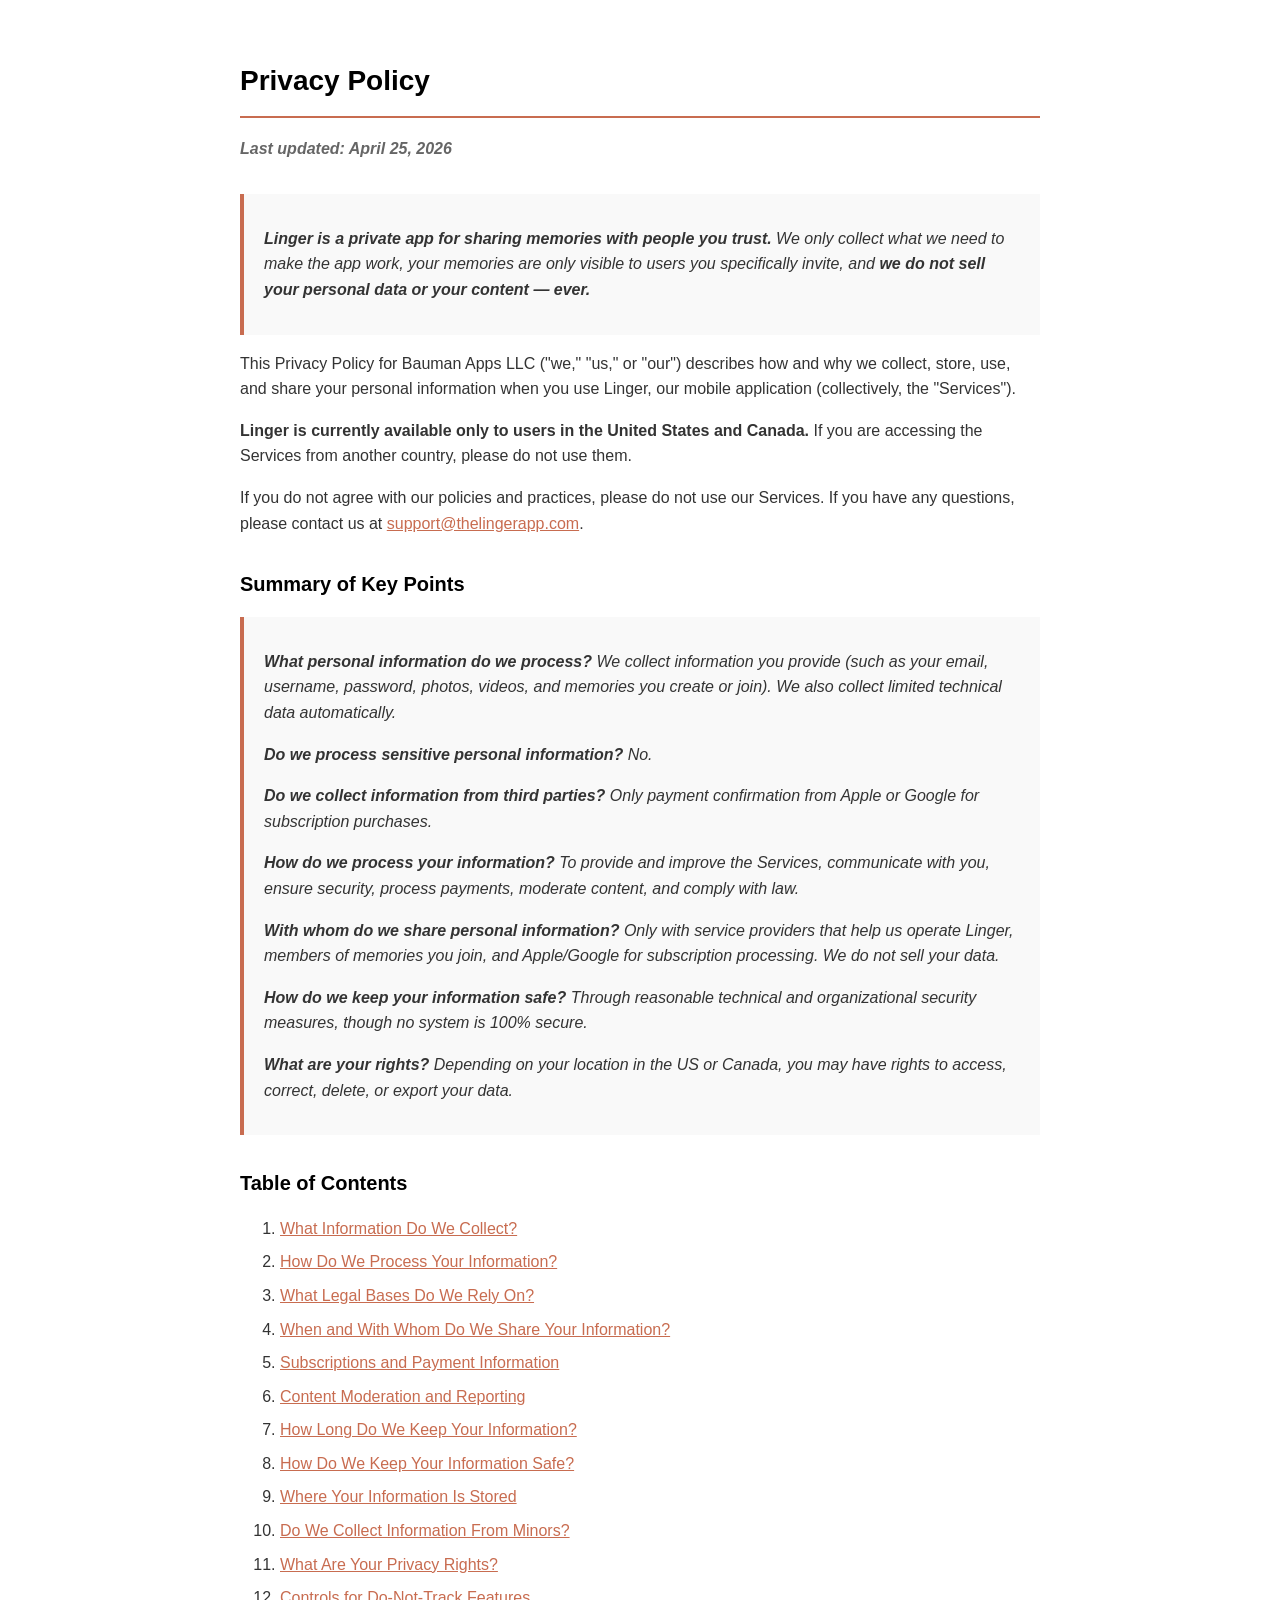
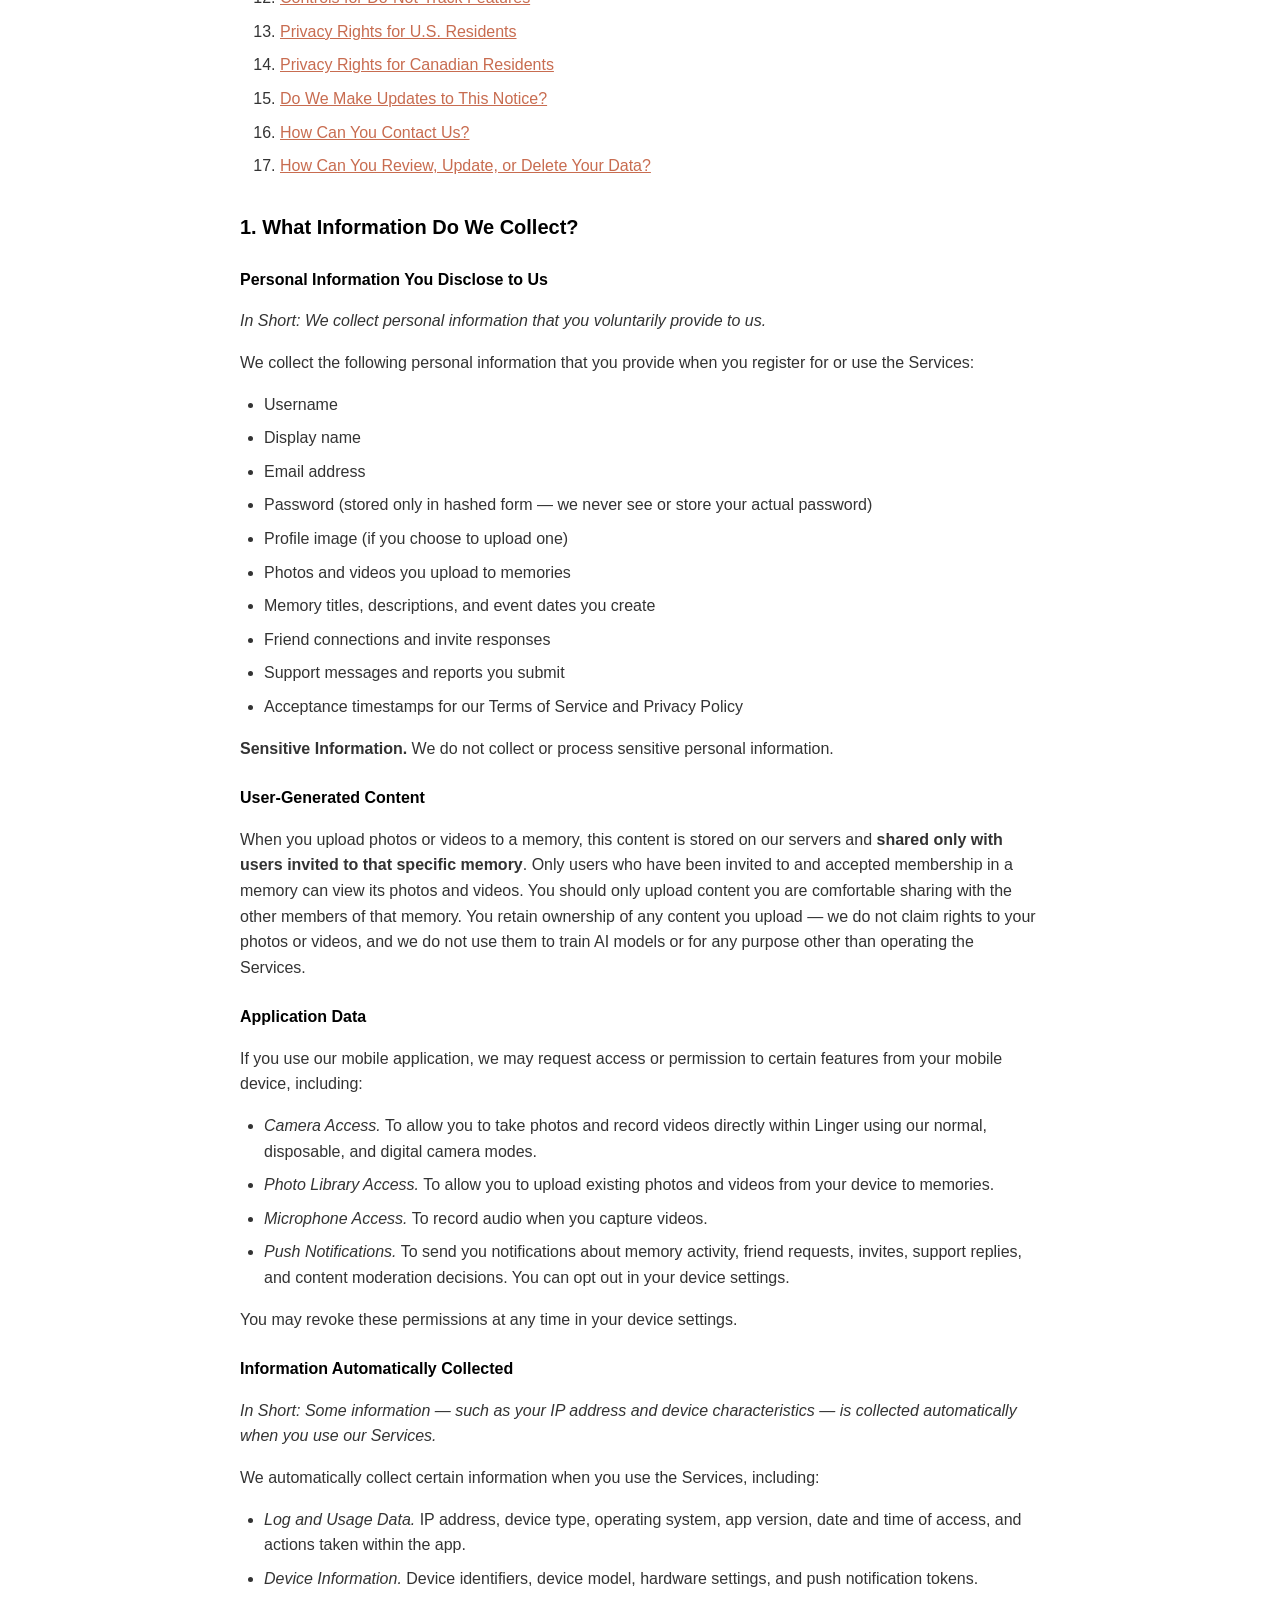
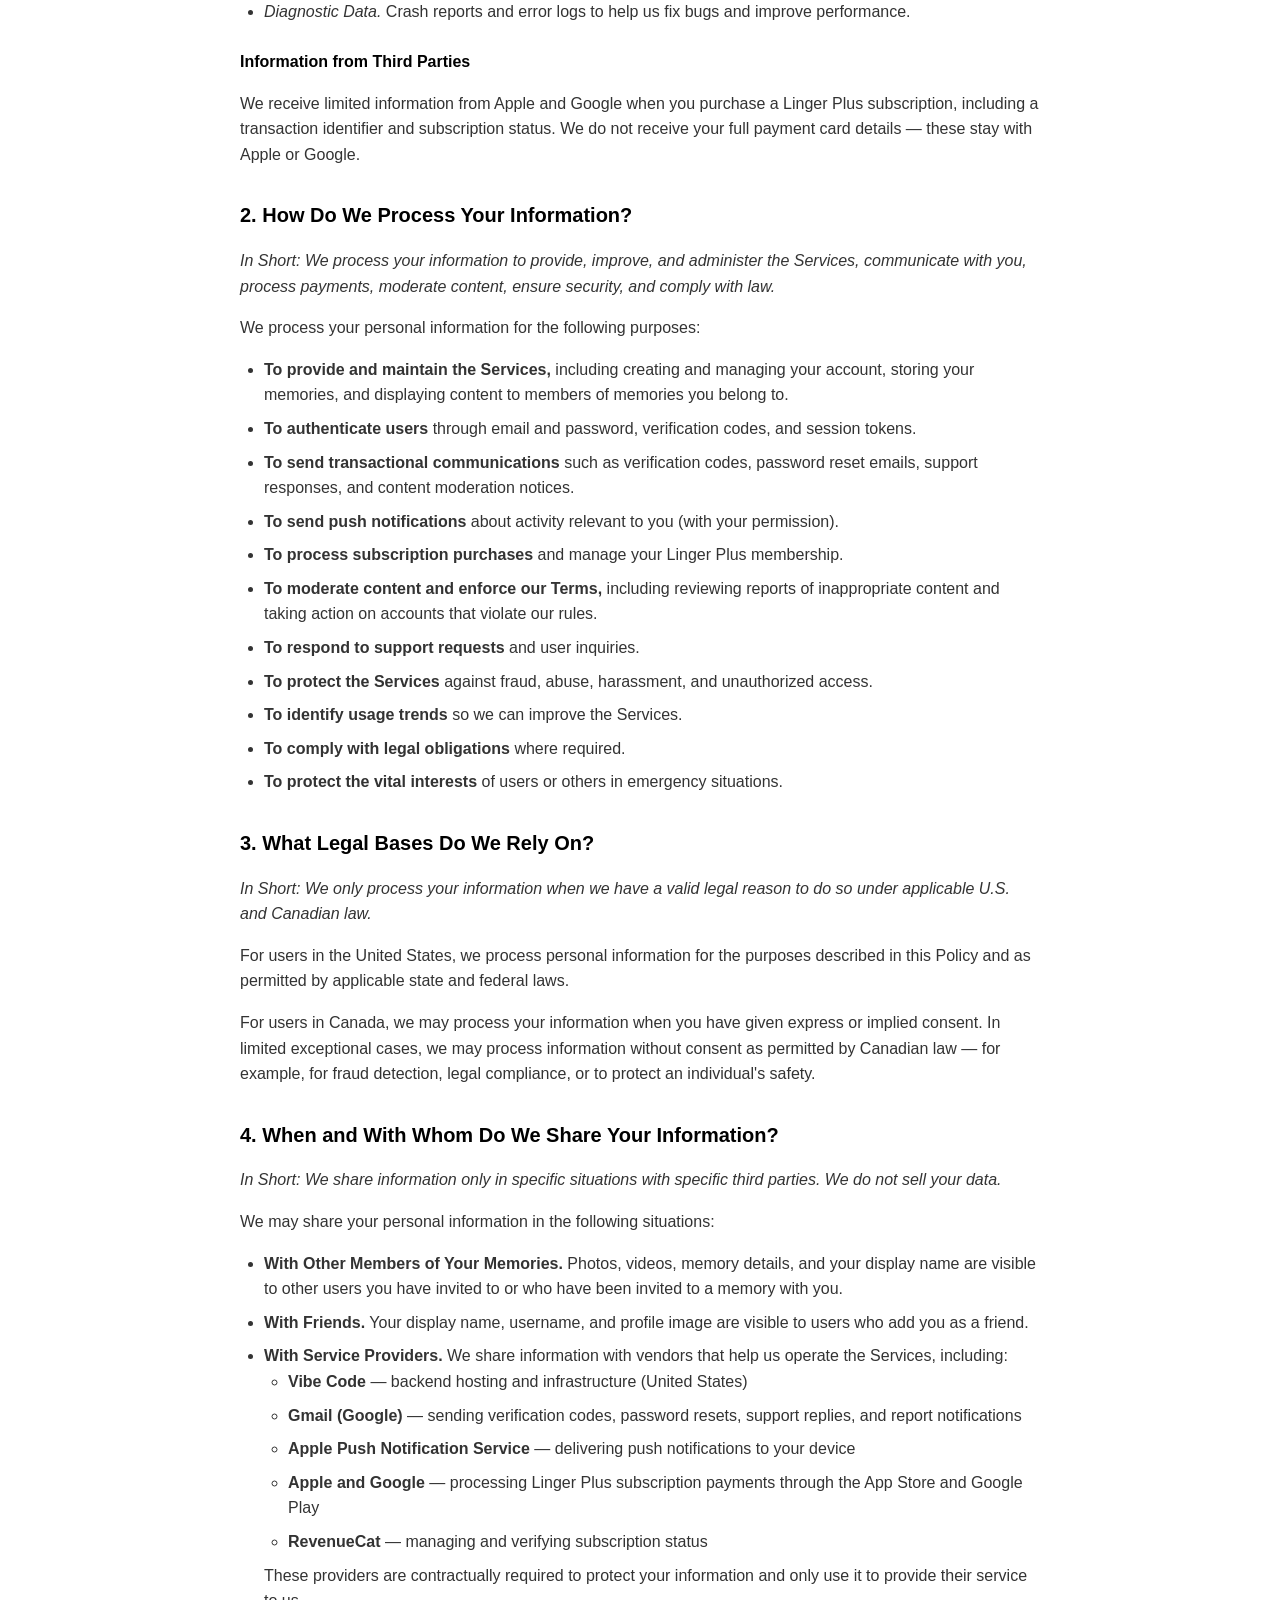
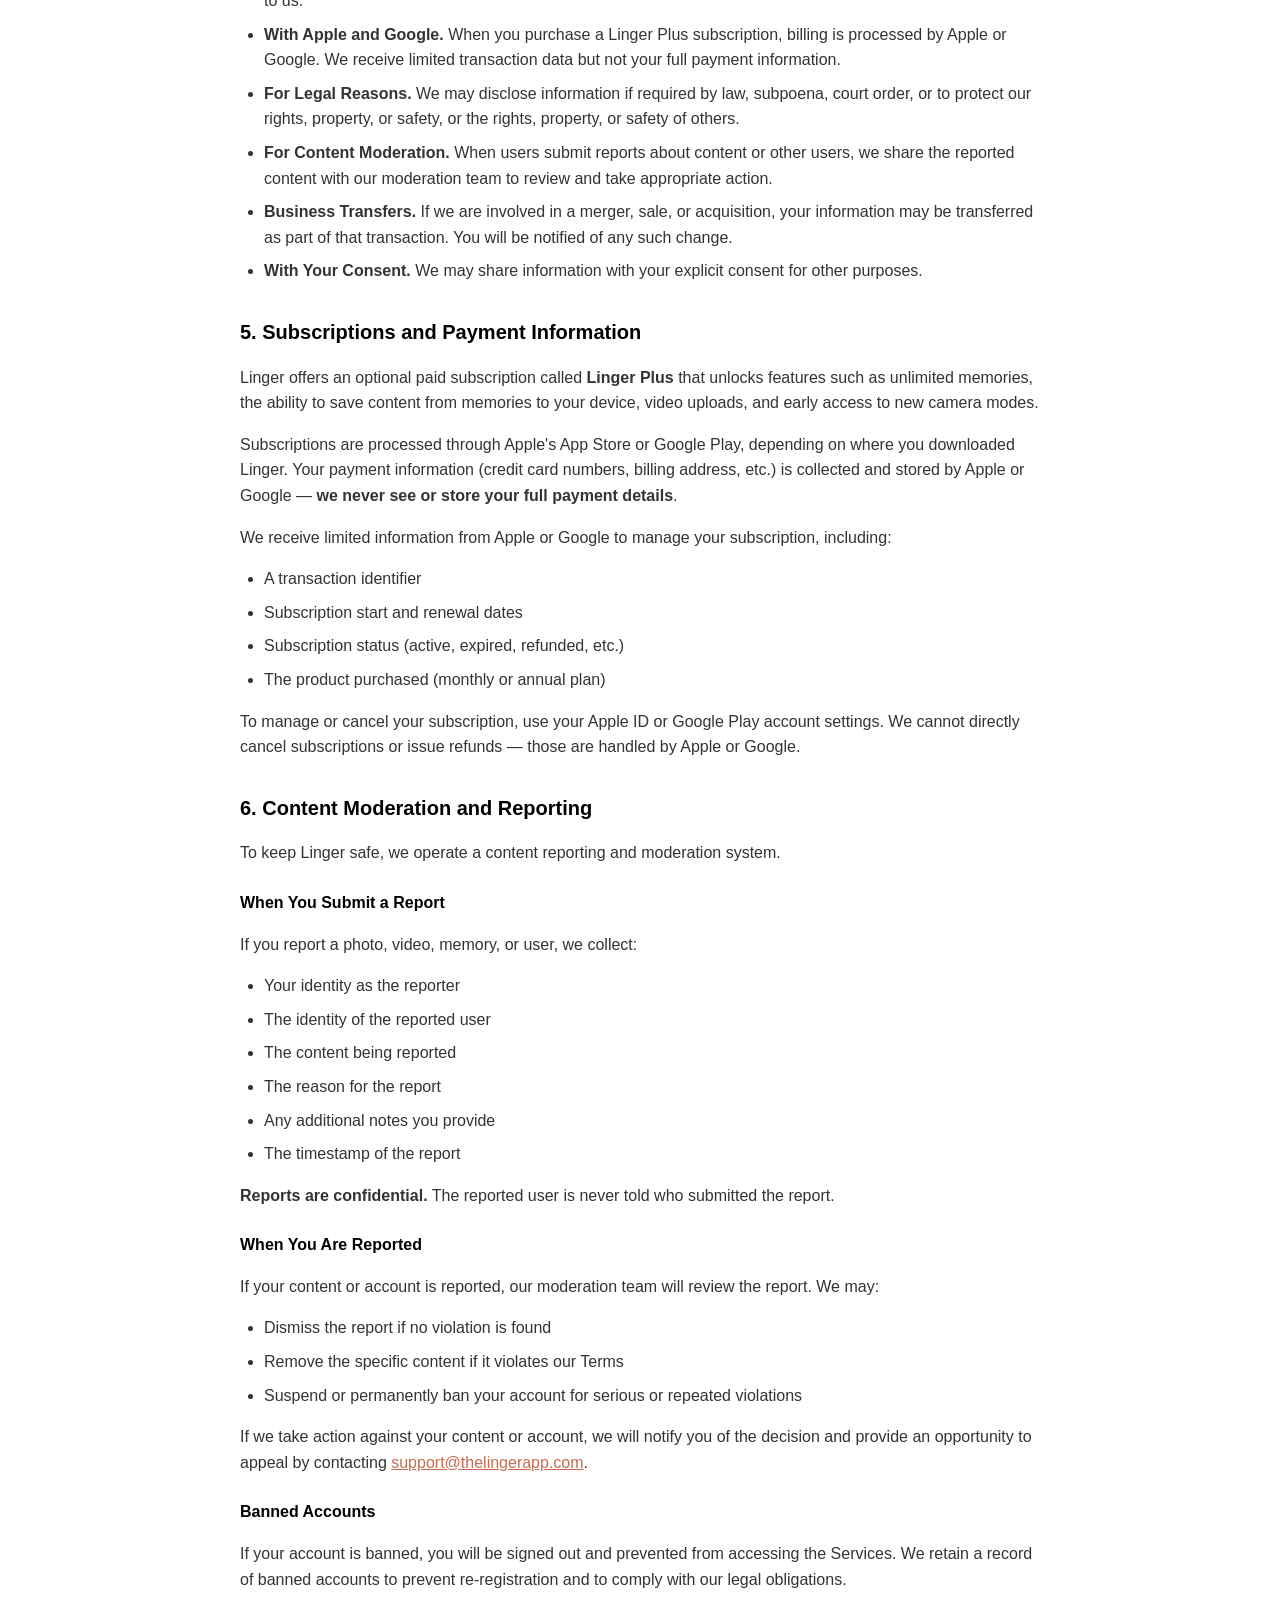
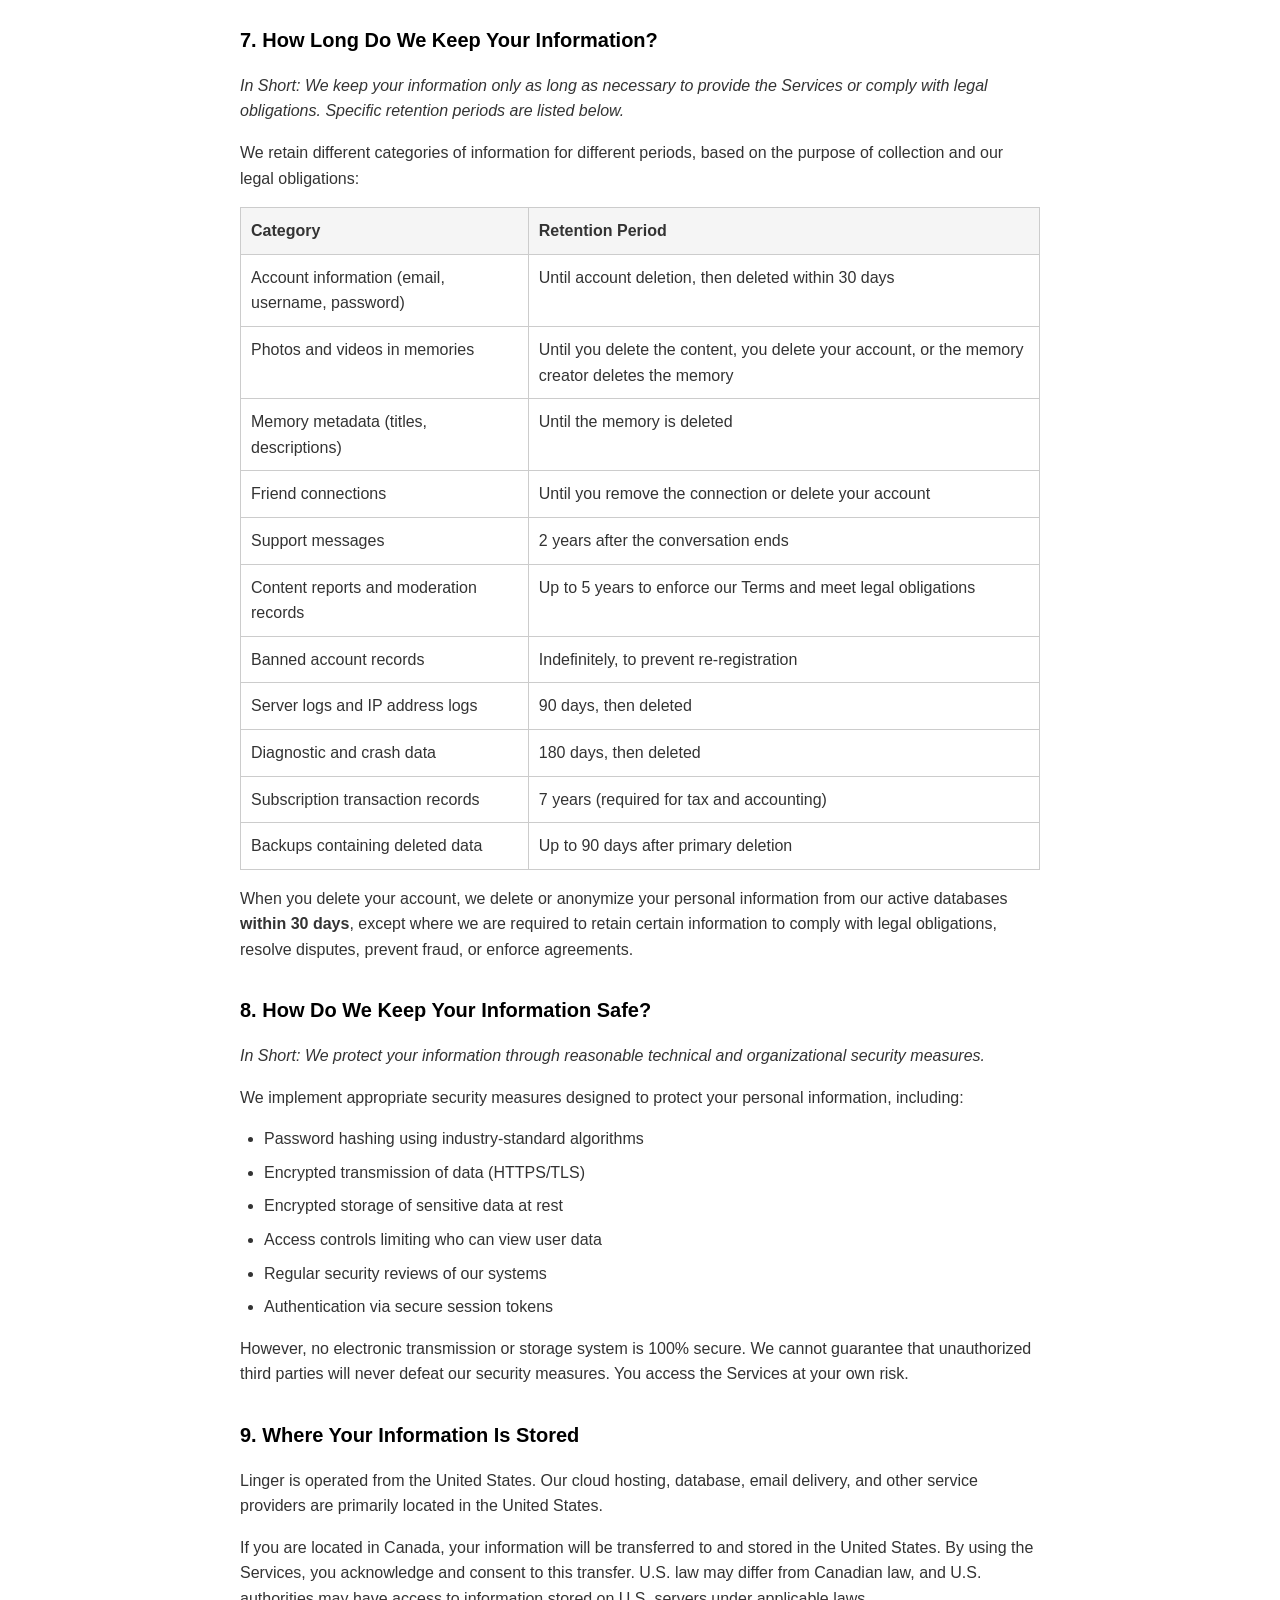
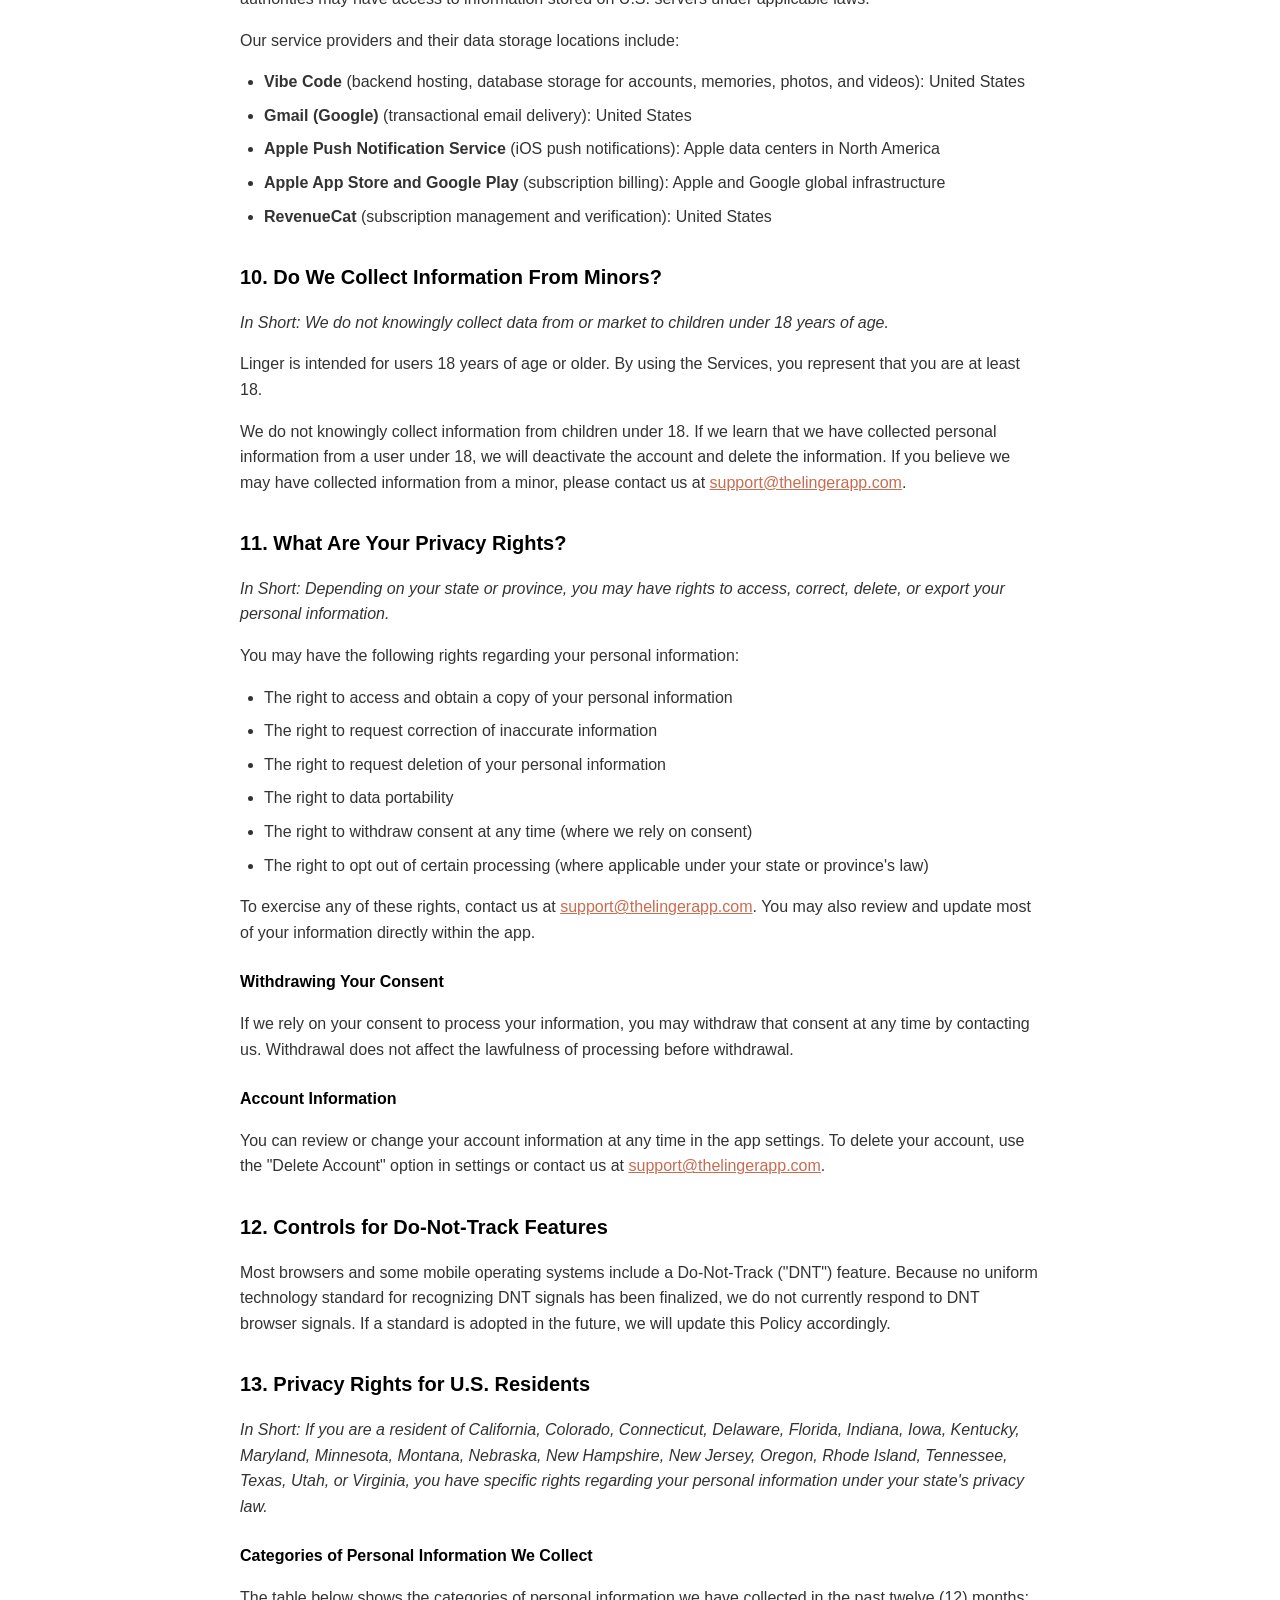
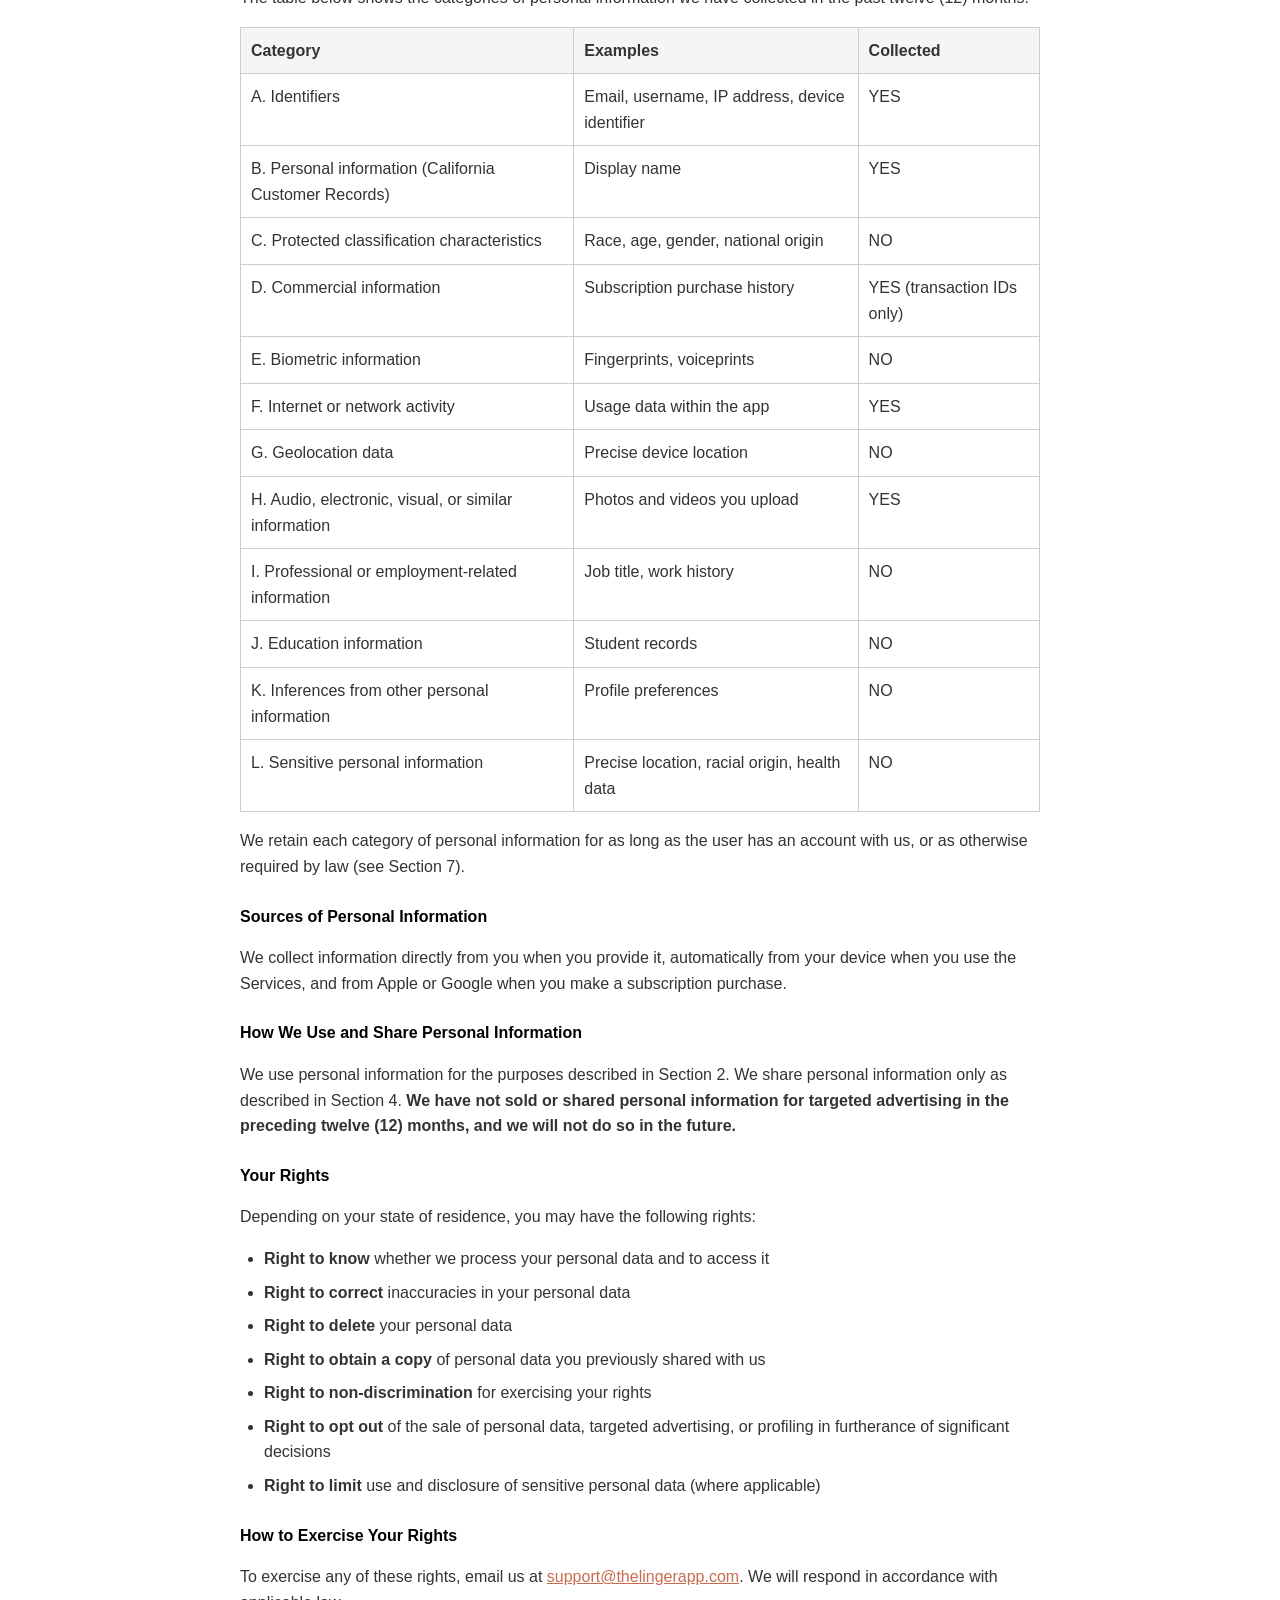
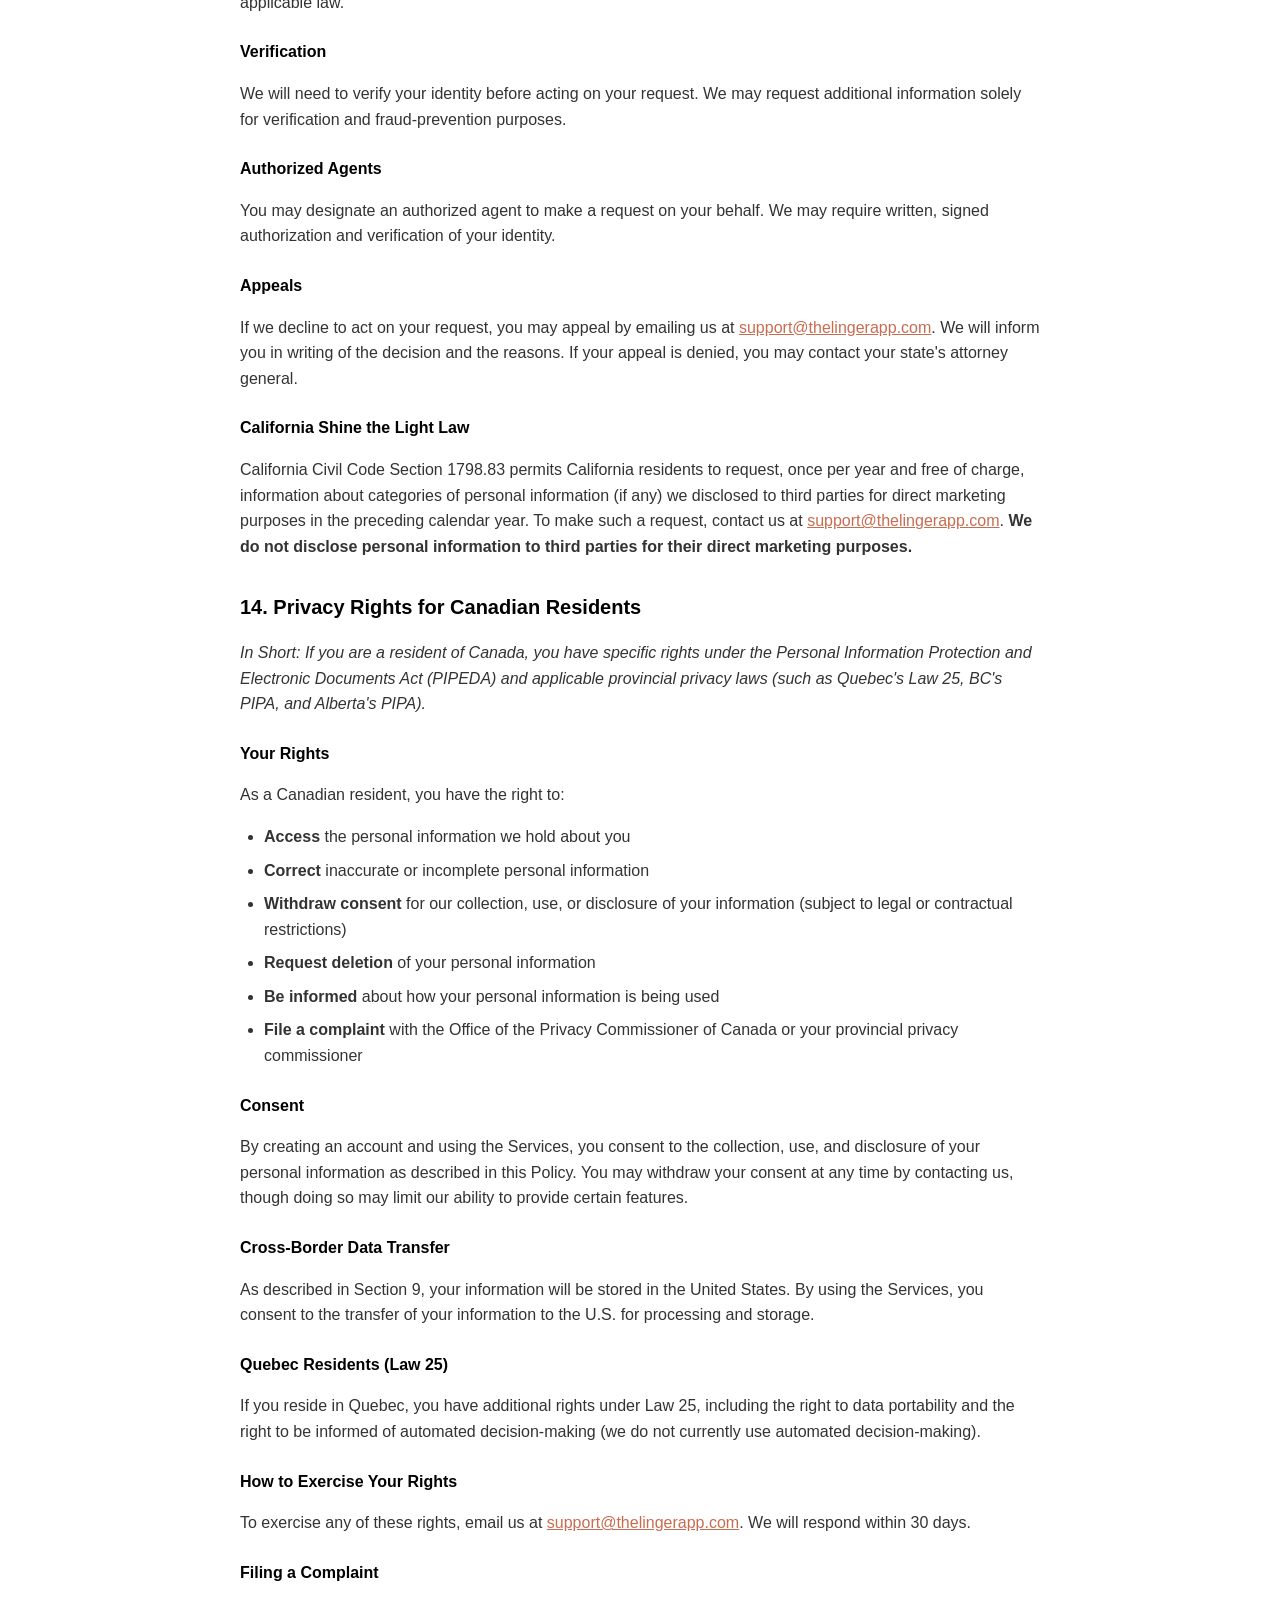
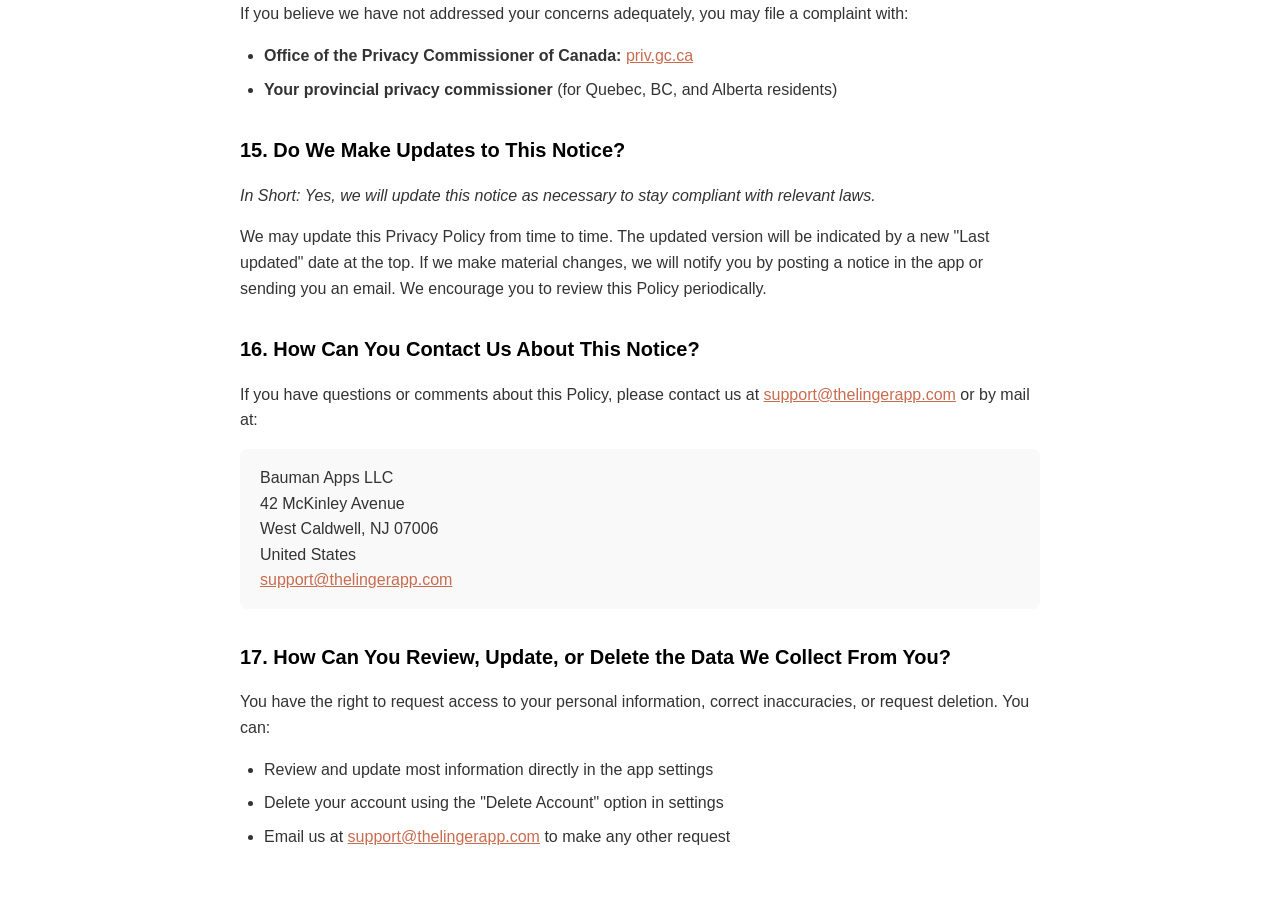
<file: public/privacy-policy.html>
<!DOCTYPE html>
<html lang="en">
<head>
<meta charset="UTF-8">
<meta name="viewport" content="width=device-width, initial-scale=1.0">
<title>Privacy Policy - Linger</title>
<style>
  body {
    font-family: -apple-system, BlinkMacSystemFont, "Segoe UI", Arial, sans-serif;
    max-width: 800px;
    margin: 0 auto;
    padding: 40px 20px;
    color: #333;
    line-height: 1.6;
    background: #fff;
  }
  h1 { color: #000; font-size: 28px; border-bottom: 2px solid #c86c50; padding-bottom: 12px; }
  h2 { color: #000; font-size: 20px; margin-top: 32px; }
  h3 { color: #000; font-size: 16px; margin-top: 24px; }
  .last-updated { color: #666; font-style: italic; margin-bottom: 32px; }
  .summary { background: #f9f9f9; border-left: 4px solid #c86c50; padding: 16px 20px; margin: 16px 0; font-style: italic; }
  a { color: #c86c50; }
  ul { padding-left: 24px; }
  li { margin-bottom: 8px; }
  table { width: 100%; border-collapse: collapse; margin: 16px 0; }
  th, td { border: 1px solid #ccc; padding: 10px; text-align: left; vertical-align: top; }
  th { background: #f5f5f5; }
  .contact-block { background: #f9f9f9; padding: 16px 20px; border-radius: 8px; margin-top: 16px; }
</style>
</head>
<body>

<h1>Privacy Policy</h1>
<p class="last-updated"><strong>Last updated: April 25, 2026</strong></p>

<div class="summary">
<p><strong>Linger is a private app for sharing memories with people you trust.</strong> We only collect what we need to make the app work, your memories are only visible to users you specifically invite, and <strong>we do not sell your personal data or your content — ever.</strong></p>
</div>

<p>This Privacy Policy for Bauman Apps LLC ("we," "us," or "our") describes how and why we collect, store, use, and share your personal information when you use Linger, our mobile application (collectively, the "Services").</p>

<p><strong>Linger is currently available only to users in the United States and Canada.</strong> If you are accessing the Services from another country, please do not use them.</p>

<p>If you do not agree with our policies and practices, please do not use our Services. If you have any questions, please contact us at <a href="mailto:support@thelingerapp.com">support@thelingerapp.com</a>.</p>

<h2>Summary of Key Points</h2>

<div class="summary">
<p><strong>What personal information do we process?</strong> We collect information you provide (such as your email, username, password, photos, videos, and memories you create or join). We also collect limited technical data automatically.</p>
<p><strong>Do we process sensitive personal information?</strong> No.</p>
<p><strong>Do we collect information from third parties?</strong> Only payment confirmation from Apple or Google for subscription purchases.</p>
<p><strong>How do we process your information?</strong> To provide and improve the Services, communicate with you, ensure security, process payments, moderate content, and comply with law.</p>
<p><strong>With whom do we share personal information?</strong> Only with service providers that help us operate Linger, members of memories you join, and Apple/Google for subscription processing. We do not sell your data.</p>
<p><strong>How do we keep your information safe?</strong> Through reasonable technical and organizational security measures, though no system is 100% secure.</p>
<p><strong>What are your rights?</strong> Depending on your location in the US or Canada, you may have rights to access, correct, delete, or export your data.</p>
</div>

<h2>Table of Contents</h2>
<ol>
<li><a href="#info-collect">What Information Do We Collect?</a></li>
<li><a href="#info-use">How Do We Process Your Information?</a></li>
<li><a href="#legal-bases">What Legal Bases Do We Rely On?</a></li>
<li><a href="#share">When and With Whom Do We Share Your Information?</a></li>
<li><a href="#subscriptions">Subscriptions and Payment Information</a></li>
<li><a href="#moderation">Content Moderation and Reporting</a></li>
<li><a href="#retention">How Long Do We Keep Your Information?</a></li>
<li><a href="#safe">How Do We Keep Your Information Safe?</a></li>
<li><a href="#data-location">Where Your Information Is Stored</a></li>
<li><a href="#minors">Do We Collect Information From Minors?</a></li>
<li><a href="#rights">What Are Your Privacy Rights?</a></li>
<li><a href="#dnt">Controls for Do-Not-Track Features</a></li>
<li><a href="#us-laws">Privacy Rights for U.S. Residents</a></li>
<li><a href="#canada">Privacy Rights for Canadian Residents</a></li>
<li><a href="#updates">Do We Make Updates to This Notice?</a></li>
<li><a href="#contact">How Can You Contact Us?</a></li>
<li><a href="#review">How Can You Review, Update, or Delete Your Data?</a></li>
</ol>

<h2 id="info-collect">1. What Information Do We Collect?</h2>

<h3>Personal Information You Disclose to Us</h3>
<p><em>In Short: We collect personal information that you voluntarily provide to us.</em></p>

<p>We collect the following personal information that you provide when you register for or use the Services:</p>
<ul>
<li>Username</li>
<li>Display name</li>
<li>Email address</li>
<li>Password (stored only in hashed form — we never see or store your actual password)</li>
<li>Profile image (if you choose to upload one)</li>
<li>Photos and videos you upload to memories</li>
<li>Memory titles, descriptions, and event dates you create</li>
<li>Friend connections and invite responses</li>
<li>Support messages and reports you submit</li>
<li>Acceptance timestamps for our Terms of Service and Privacy Policy</li>
</ul>

<p><strong>Sensitive Information.</strong> We do not collect or process sensitive personal information.</p>

<h3>User-Generated Content</h3>
<p>When you upload photos or videos to a memory, this content is stored on our servers and <strong>shared only with users invited to that specific memory</strong>. Only users who have been invited to and accepted membership in a memory can view its photos and videos. You should only upload content you are comfortable sharing with the other members of that memory. You retain ownership of any content you upload — we do not claim rights to your photos or videos, and we do not use them to train AI models or for any purpose other than operating the Services.</p>

<h3>Application Data</h3>
<p>If you use our mobile application, we may request access or permission to certain features from your mobile device, including:</p>
<ul>
<li><em>Camera Access.</em> To allow you to take photos and record videos directly within Linger using our normal, disposable, and digital camera modes.</li>
<li><em>Photo Library Access.</em> To allow you to upload existing photos and videos from your device to memories.</li>
<li><em>Microphone Access.</em> To record audio when you capture videos.</li>
<li><em>Push Notifications.</em> To send you notifications about memory activity, friend requests, invites, support replies, and content moderation decisions. You can opt out in your device settings.</li>
</ul>
<p>You may revoke these permissions at any time in your device settings.</p>

<h3>Information Automatically Collected</h3>
<p><em>In Short: Some information — such as your IP address and device characteristics — is collected automatically when you use our Services.</em></p>

<p>We automatically collect certain information when you use the Services, including:</p>
<ul>
<li><em>Log and Usage Data.</em> IP address, device type, operating system, app version, date and time of access, and actions taken within the app.</li>
<li><em>Device Information.</em> Device identifiers, device model, hardware settings, and push notification tokens.</li>
<li><em>Diagnostic Data.</em> Crash reports and error logs to help us fix bugs and improve performance.</li>
</ul>

<h3>Information from Third Parties</h3>
<p>We receive limited information from Apple and Google when you purchase a Linger Plus subscription, including a transaction identifier and subscription status. We do not receive your full payment card details — these stay with Apple or Google.</p>

<h2 id="info-use">2. How Do We Process Your Information?</h2>

<p><em>In Short: We process your information to provide, improve, and administer the Services, communicate with you, process payments, moderate content, ensure security, and comply with law.</em></p>

<p>We process your personal information for the following purposes:</p>
<ul>
<li><strong>To provide and maintain the Services,</strong> including creating and managing your account, storing your memories, and displaying content to members of memories you belong to.</li>
<li><strong>To authenticate users</strong> through email and password, verification codes, and session tokens.</li>
<li><strong>To send transactional communications</strong> such as verification codes, password reset emails, support responses, and content moderation notices.</li>
<li><strong>To send push notifications</strong> about activity relevant to you (with your permission).</li>
<li><strong>To process subscription purchases</strong> and manage your Linger Plus membership.</li>
<li><strong>To moderate content and enforce our Terms,</strong> including reviewing reports of inappropriate content and taking action on accounts that violate our rules.</li>
<li><strong>To respond to support requests</strong> and user inquiries.</li>
<li><strong>To protect the Services</strong> against fraud, abuse, harassment, and unauthorized access.</li>
<li><strong>To identify usage trends</strong> so we can improve the Services.</li>
<li><strong>To comply with legal obligations</strong> where required.</li>
<li><strong>To protect the vital interests</strong> of users or others in emergency situations.</li>
</ul>

<h2 id="legal-bases">3. What Legal Bases Do We Rely On?</h2>

<p><em>In Short: We only process your information when we have a valid legal reason to do so under applicable U.S. and Canadian law.</em></p>

<p>For users in the United States, we process personal information for the purposes described in this Policy and as permitted by applicable state and federal laws.</p>

<p>For users in Canada, we may process your information when you have given express or implied consent. In limited exceptional cases, we may process information without consent as permitted by Canadian law — for example, for fraud detection, legal compliance, or to protect an individual's safety.</p>

<h2 id="share">4. When and With Whom Do We Share Your Information?</h2>

<p><em>In Short: We share information only in specific situations with specific third parties. We do not sell your data.</em></p>

<p>We may share your personal information in the following situations:</p>
<ul>
<li><strong>With Other Members of Your Memories.</strong> Photos, videos, memory details, and your display name are visible to other users you have invited to or who have been invited to a memory with you.</li>
<li><strong>With Friends.</strong> Your display name, username, and profile image are visible to users who add you as a friend.</li>
<li><strong>With Service Providers.</strong> We share information with vendors that help us operate the Services, including:
  <ul>
  <li><strong>Vibe Code</strong> — backend hosting and infrastructure (United States)</li>
  <li><strong>Gmail (Google)</strong> — sending verification codes, password resets, support replies, and report notifications</li>
  <li><strong>Apple Push Notification Service</strong> — delivering push notifications to your device</li>
  <li><strong>Apple and Google</strong> — processing Linger Plus subscription payments through the App Store and Google Play</li>
  <li><strong>RevenueCat</strong> — managing and verifying subscription status</li>
  </ul>
  These providers are contractually required to protect your information and only use it to provide their service to us.
</li>
<li><strong>With Apple and Google.</strong> When you purchase a Linger Plus subscription, billing is processed by Apple or Google. We receive limited transaction data but not your full payment information.</li>
<li><strong>For Legal Reasons.</strong> We may disclose information if required by law, subpoena, court order, or to protect our rights, property, or safety, or the rights, property, or safety of others.</li>
<li><strong>For Content Moderation.</strong> When users submit reports about content or other users, we share the reported content with our moderation team to review and take appropriate action.</li>
<li><strong>Business Transfers.</strong> If we are involved in a merger, sale, or acquisition, your information may be transferred as part of that transaction. You will be notified of any such change.</li>
<li><strong>With Your Consent.</strong> We may share information with your explicit consent for other purposes.</li>
</ul>

<h2 id="subscriptions">5. Subscriptions and Payment Information</h2>

<p>Linger offers an optional paid subscription called <strong>Linger Plus</strong> that unlocks features such as unlimited memories, the ability to save content from memories to your device, video uploads, and early access to new camera modes.</p>

<p>Subscriptions are processed through Apple's App Store or Google Play, depending on where you downloaded Linger. Your payment information (credit card numbers, billing address, etc.) is collected and stored by Apple or Google — <strong>we never see or store your full payment details</strong>.</p>

<p>We receive limited information from Apple or Google to manage your subscription, including:</p>
<ul>
<li>A transaction identifier</li>
<li>Subscription start and renewal dates</li>
<li>Subscription status (active, expired, refunded, etc.)</li>
<li>The product purchased (monthly or annual plan)</li>
</ul>

<p>To manage or cancel your subscription, use your Apple ID or Google Play account settings. We cannot directly cancel subscriptions or issue refunds — those are handled by Apple or Google.</p>

<h2 id="moderation">6. Content Moderation and Reporting</h2>

<p>To keep Linger safe, we operate a content reporting and moderation system.</p>

<h3>When You Submit a Report</h3>
<p>If you report a photo, video, memory, or user, we collect:</p>
<ul>
<li>Your identity as the reporter</li>
<li>The identity of the reported user</li>
<li>The content being reported</li>
<li>The reason for the report</li>
<li>Any additional notes you provide</li>
<li>The timestamp of the report</li>
</ul>

<p><strong>Reports are confidential.</strong> The reported user is never told who submitted the report.</p>

<h3>When You Are Reported</h3>
<p>If your content or account is reported, our moderation team will review the report. We may:</p>
<ul>
<li>Dismiss the report if no violation is found</li>
<li>Remove the specific content if it violates our Terms</li>
<li>Suspend or permanently ban your account for serious or repeated violations</li>
</ul>

<p>If we take action against your content or account, we will notify you of the decision and provide an opportunity to appeal by contacting <a href="mailto:support@thelingerapp.com">support@thelingerapp.com</a>.</p>

<h3>Banned Accounts</h3>
<p>If your account is banned, you will be signed out and prevented from accessing the Services. We retain a record of banned accounts to prevent re-registration and to comply with our legal obligations.</p>

<h2 id="retention">7. How Long Do We Keep Your Information?</h2>

<p><em>In Short: We keep your information only as long as necessary to provide the Services or comply with legal obligations. Specific retention periods are listed below.</em></p>

<p>We retain different categories of information for different periods, based on the purpose of collection and our legal obligations:</p>

<table>
<tr><th>Category</th><th>Retention Period</th></tr>
<tr><td>Account information (email, username, password)</td><td>Until account deletion, then deleted within 30 days</td></tr>
<tr><td>Photos and videos in memories</td><td>Until you delete the content, you delete your account, or the memory creator deletes the memory</td></tr>
<tr><td>Memory metadata (titles, descriptions)</td><td>Until the memory is deleted</td></tr>
<tr><td>Friend connections</td><td>Until you remove the connection or delete your account</td></tr>
<tr><td>Support messages</td><td>2 years after the conversation ends</td></tr>
<tr><td>Content reports and moderation records</td><td>Up to 5 years to enforce our Terms and meet legal obligations</td></tr>
<tr><td>Banned account records</td><td>Indefinitely, to prevent re-registration</td></tr>
<tr><td>Server logs and IP address logs</td><td>90 days, then deleted</td></tr>
<tr><td>Diagnostic and crash data</td><td>180 days, then deleted</td></tr>
<tr><td>Subscription transaction records</td><td>7 years (required for tax and accounting)</td></tr>
<tr><td>Backups containing deleted data</td><td>Up to 90 days after primary deletion</td></tr>
</table>

<p>When you delete your account, we delete or anonymize your personal information from our active databases <strong>within 30 days</strong>, except where we are required to retain certain information to comply with legal obligations, resolve disputes, prevent fraud, or enforce agreements.</p>

<h2 id="safe">8. How Do We Keep Your Information Safe?</h2>

<p><em>In Short: We protect your information through reasonable technical and organizational security measures.</em></p>

<p>We implement appropriate security measures designed to protect your personal information, including:</p>
<ul>
<li>Password hashing using industry-standard algorithms</li>
<li>Encrypted transmission of data (HTTPS/TLS)</li>
<li>Encrypted storage of sensitive data at rest</li>
<li>Access controls limiting who can view user data</li>
<li>Regular security reviews of our systems</li>
<li>Authentication via secure session tokens</li>
</ul>

<p>However, no electronic transmission or storage system is 100% secure. We cannot guarantee that unauthorized third parties will never defeat our security measures. You access the Services at your own risk.</p>

<h2 id="data-location">9. Where Your Information Is Stored</h2>

<p>Linger is operated from the United States. Our cloud hosting, database, email delivery, and other service providers are primarily located in the United States.</p>

<p>If you are located in Canada, your information will be transferred to and stored in the United States. By using the Services, you acknowledge and consent to this transfer. U.S. law may differ from Canadian law, and U.S. authorities may have access to information stored on U.S. servers under applicable laws.</p>

<p>Our service providers and their data storage locations include:</p>
<ul>
<li><strong>Vibe Code</strong> (backend hosting, database storage for accounts, memories, photos, and videos): United States</li>
<li><strong>Gmail (Google)</strong> (transactional email delivery): United States</li>
<li><strong>Apple Push Notification Service</strong> (iOS push notifications): Apple data centers in North America</li>
<li><strong>Apple App Store and Google Play</strong> (subscription billing): Apple and Google global infrastructure</li>
<li><strong>RevenueCat</strong> (subscription management and verification): United States</li>
</ul>

<h2 id="minors">10. Do We Collect Information From Minors?</h2>

<p><em>In Short: We do not knowingly collect data from or market to children under 18 years of age.</em></p>

<p>Linger is intended for users 18 years of age or older. By using the Services, you represent that you are at least 18.</p>

<p>We do not knowingly collect information from children under 18. If we learn that we have collected personal information from a user under 18, we will deactivate the account and delete the information. If you believe we may have collected information from a minor, please contact us at <a href="mailto:support@thelingerapp.com">support@thelingerapp.com</a>.</p>

<h2 id="rights">11. What Are Your Privacy Rights?</h2>

<p><em>In Short: Depending on your state or province, you may have rights to access, correct, delete, or export your personal information.</em></p>

<p>You may have the following rights regarding your personal information:</p>
<ul>
<li>The right to access and obtain a copy of your personal information</li>
<li>The right to request correction of inaccurate information</li>
<li>The right to request deletion of your personal information</li>
<li>The right to data portability</li>
<li>The right to withdraw consent at any time (where we rely on consent)</li>
<li>The right to opt out of certain processing (where applicable under your state or province's law)</li>
</ul>

<p>To exercise any of these rights, contact us at <a href="mailto:support@thelingerapp.com">support@thelingerapp.com</a>. You may also review and update most of your information directly within the app.</p>

<h3>Withdrawing Your Consent</h3>
<p>If we rely on your consent to process your information, you may withdraw that consent at any time by contacting us. Withdrawal does not affect the lawfulness of processing before withdrawal.</p>

<h3>Account Information</h3>
<p>You can review or change your account information at any time in the app settings. To delete your account, use the "Delete Account" option in settings or contact us at <a href="mailto:support@thelingerapp.com">support@thelingerapp.com</a>.</p>

<h2 id="dnt">12. Controls for Do-Not-Track Features</h2>

<p>Most browsers and some mobile operating systems include a Do-Not-Track ("DNT") feature. Because no uniform technology standard for recognizing DNT signals has been finalized, we do not currently respond to DNT browser signals. If a standard is adopted in the future, we will update this Policy accordingly.</p>

<h2 id="us-laws">13. Privacy Rights for U.S. Residents</h2>

<p><em>In Short: If you are a resident of California, Colorado, Connecticut, Delaware, Florida, Indiana, Iowa, Kentucky, Maryland, Minnesota, Montana, Nebraska, New Hampshire, New Jersey, Oregon, Rhode Island, Tennessee, Texas, Utah, or Virginia, you have specific rights regarding your personal information under your state's privacy law.</em></p>

<h3>Categories of Personal Information We Collect</h3>
<p>The table below shows the categories of personal information we have collected in the past twelve (12) months:</p>

<table>
<tr><th>Category</th><th>Examples</th><th>Collected</th></tr>
<tr><td>A. Identifiers</td><td>Email, username, IP address, device identifier</td><td>YES</td></tr>
<tr><td>B. Personal information (California Customer Records)</td><td>Display name</td><td>YES</td></tr>
<tr><td>C. Protected classification characteristics</td><td>Race, age, gender, national origin</td><td>NO</td></tr>
<tr><td>D. Commercial information</td><td>Subscription purchase history</td><td>YES (transaction IDs only)</td></tr>
<tr><td>E. Biometric information</td><td>Fingerprints, voiceprints</td><td>NO</td></tr>
<tr><td>F. Internet or network activity</td><td>Usage data within the app</td><td>YES</td></tr>
<tr><td>G. Geolocation data</td><td>Precise device location</td><td>NO</td></tr>
<tr><td>H. Audio, electronic, visual, or similar information</td><td>Photos and videos you upload</td><td>YES</td></tr>
<tr><td>I. Professional or employment-related information</td><td>Job title, work history</td><td>NO</td></tr>
<tr><td>J. Education information</td><td>Student records</td><td>NO</td></tr>
<tr><td>K. Inferences from other personal information</td><td>Profile preferences</td><td>NO</td></tr>
<tr><td>L. Sensitive personal information</td><td>Precise location, racial origin, health data</td><td>NO</td></tr>
</table>

<p>We retain each category of personal information for as long as the user has an account with us, or as otherwise required by law (see Section 7).</p>

<h3>Sources of Personal Information</h3>
<p>We collect information directly from you when you provide it, automatically from your device when you use the Services, and from Apple or Google when you make a subscription purchase.</p>

<h3>How We Use and Share Personal Information</h3>
<p>We use personal information for the purposes described in Section 2. We share personal information only as described in Section 4. <strong>We have not sold or shared personal information for targeted advertising in the preceding twelve (12) months, and we will not do so in the future.</strong></p>

<h3>Your Rights</h3>
<p>Depending on your state of residence, you may have the following rights:</p>
<ul>
<li><strong>Right to know</strong> whether we process your personal data and to access it</li>
<li><strong>Right to correct</strong> inaccuracies in your personal data</li>
<li><strong>Right to delete</strong> your personal data</li>
<li><strong>Right to obtain a copy</strong> of personal data you previously shared with us</li>
<li><strong>Right to non-discrimination</strong> for exercising your rights</li>
<li><strong>Right to opt out</strong> of the sale of personal data, targeted advertising, or profiling in furtherance of significant decisions</li>
<li><strong>Right to limit</strong> use and disclosure of sensitive personal data (where applicable)</li>
</ul>

<h3>How to Exercise Your Rights</h3>
<p>To exercise any of these rights, email us at <a href="mailto:support@thelingerapp.com">support@thelingerapp.com</a>. We will respond in accordance with applicable law.</p>

<h3>Verification</h3>
<p>We will need to verify your identity before acting on your request. We may request additional information solely for verification and fraud-prevention purposes.</p>

<h3>Authorized Agents</h3>
<p>You may designate an authorized agent to make a request on your behalf. We may require written, signed authorization and verification of your identity.</p>

<h3>Appeals</h3>
<p>If we decline to act on your request, you may appeal by emailing us at <a href="mailto:support@thelingerapp.com">support@thelingerapp.com</a>. We will inform you in writing of the decision and the reasons. If your appeal is denied, you may contact your state's attorney general.</p>

<h3>California Shine the Light Law</h3>
<p>California Civil Code Section 1798.83 permits California residents to request, once per year and free of charge, information about categories of personal information (if any) we disclosed to third parties for direct marketing purposes in the preceding calendar year. To make such a request, contact us at <a href="mailto:support@thelingerapp.com">support@thelingerapp.com</a>. <strong>We do not disclose personal information to third parties for their direct marketing purposes.</strong></p>

<h2 id="canada">14. Privacy Rights for Canadian Residents</h2>

<p><em>In Short: If you are a resident of Canada, you have specific rights under the Personal Information Protection and Electronic Documents Act (PIPEDA) and applicable provincial privacy laws (such as Quebec's Law 25, BC's PIPA, and Alberta's PIPA).</em></p>

<h3>Your Rights</h3>
<p>As a Canadian resident, you have the right to:</p>
<ul>
<li><strong>Access</strong> the personal information we hold about you</li>
<li><strong>Correct</strong> inaccurate or incomplete personal information</li>
<li><strong>Withdraw consent</strong> for our collection, use, or disclosure of your information (subject to legal or contractual restrictions)</li>
<li><strong>Request deletion</strong> of your personal information</li>
<li><strong>Be informed</strong> about how your personal information is being used</li>
<li><strong>File a complaint</strong> with the Office of the Privacy Commissioner of Canada or your provincial privacy commissioner</li>
</ul>

<h3>Consent</h3>
<p>By creating an account and using the Services, you consent to the collection, use, and disclosure of your personal information as described in this Policy. You may withdraw your consent at any time by contacting us, though doing so may limit our ability to provide certain features.</p>

<h3>Cross-Border Data Transfer</h3>
<p>As described in Section 9, your information will be stored in the United States. By using the Services, you consent to the transfer of your information to the U.S. for processing and storage.</p>

<h3>Quebec Residents (Law 25)</h3>
<p>If you reside in Quebec, you have additional rights under Law 25, including the right to data portability and the right to be informed of automated decision-making (we do not currently use automated decision-making).</p>

<h3>How to Exercise Your Rights</h3>
<p>To exercise any of these rights, email us at <a href="mailto:support@thelingerapp.com">support@thelingerapp.com</a>. We will respond within 30 days.</p>

<h3>Filing a Complaint</h3>
<p>If you believe we have not addressed your concerns adequately, you may file a complaint with:</p>
<ul>
<li><strong>Office of the Privacy Commissioner of Canada:</strong> <a href="https://www.priv.gc.ca" target="_blank">priv.gc.ca</a></li>
<li><strong>Your provincial privacy commissioner</strong> (for Quebec, BC, and Alberta residents)</li>
</ul>

<h2 id="updates">15. Do We Make Updates to This Notice?</h2>

<p><em>In Short: Yes, we will update this notice as necessary to stay compliant with relevant laws.</em></p>

<p>We may update this Privacy Policy from time to time. The updated version will be indicated by a new "Last updated" date at the top. If we make material changes, we will notify you by posting a notice in the app or sending you an email. We encourage you to review this Policy periodically.</p>

<h2 id="contact">16. How Can You Contact Us About This Notice?</h2>

<p>If you have questions or comments about this Policy, please contact us at <a href="mailto:support@thelingerapp.com">support@thelingerapp.com</a> or by mail at:</p>

<div class="contact-block">
Bauman Apps LLC<br>
42 McKinley Avenue<br>
West Caldwell, NJ 07006<br>
United States<br>
<a href="mailto:support@thelingerapp.com">support@thelingerapp.com</a>
</div>

<h2 id="review">17. How Can You Review, Update, or Delete the Data We Collect From You?</h2>

<p>You have the right to request access to your personal information, correct inaccuracies, or request deletion. You can:</p>
<ul>
<li>Review and update most information directly in the app settings</li>
<li>Delete your account using the "Delete Account" option in settings</li>
<li>Email us at <a href="mailto:support@thelingerapp.com">support@thelingerapp.com</a> to make any other request</li>
</ul>

</body>
</html>
</file>
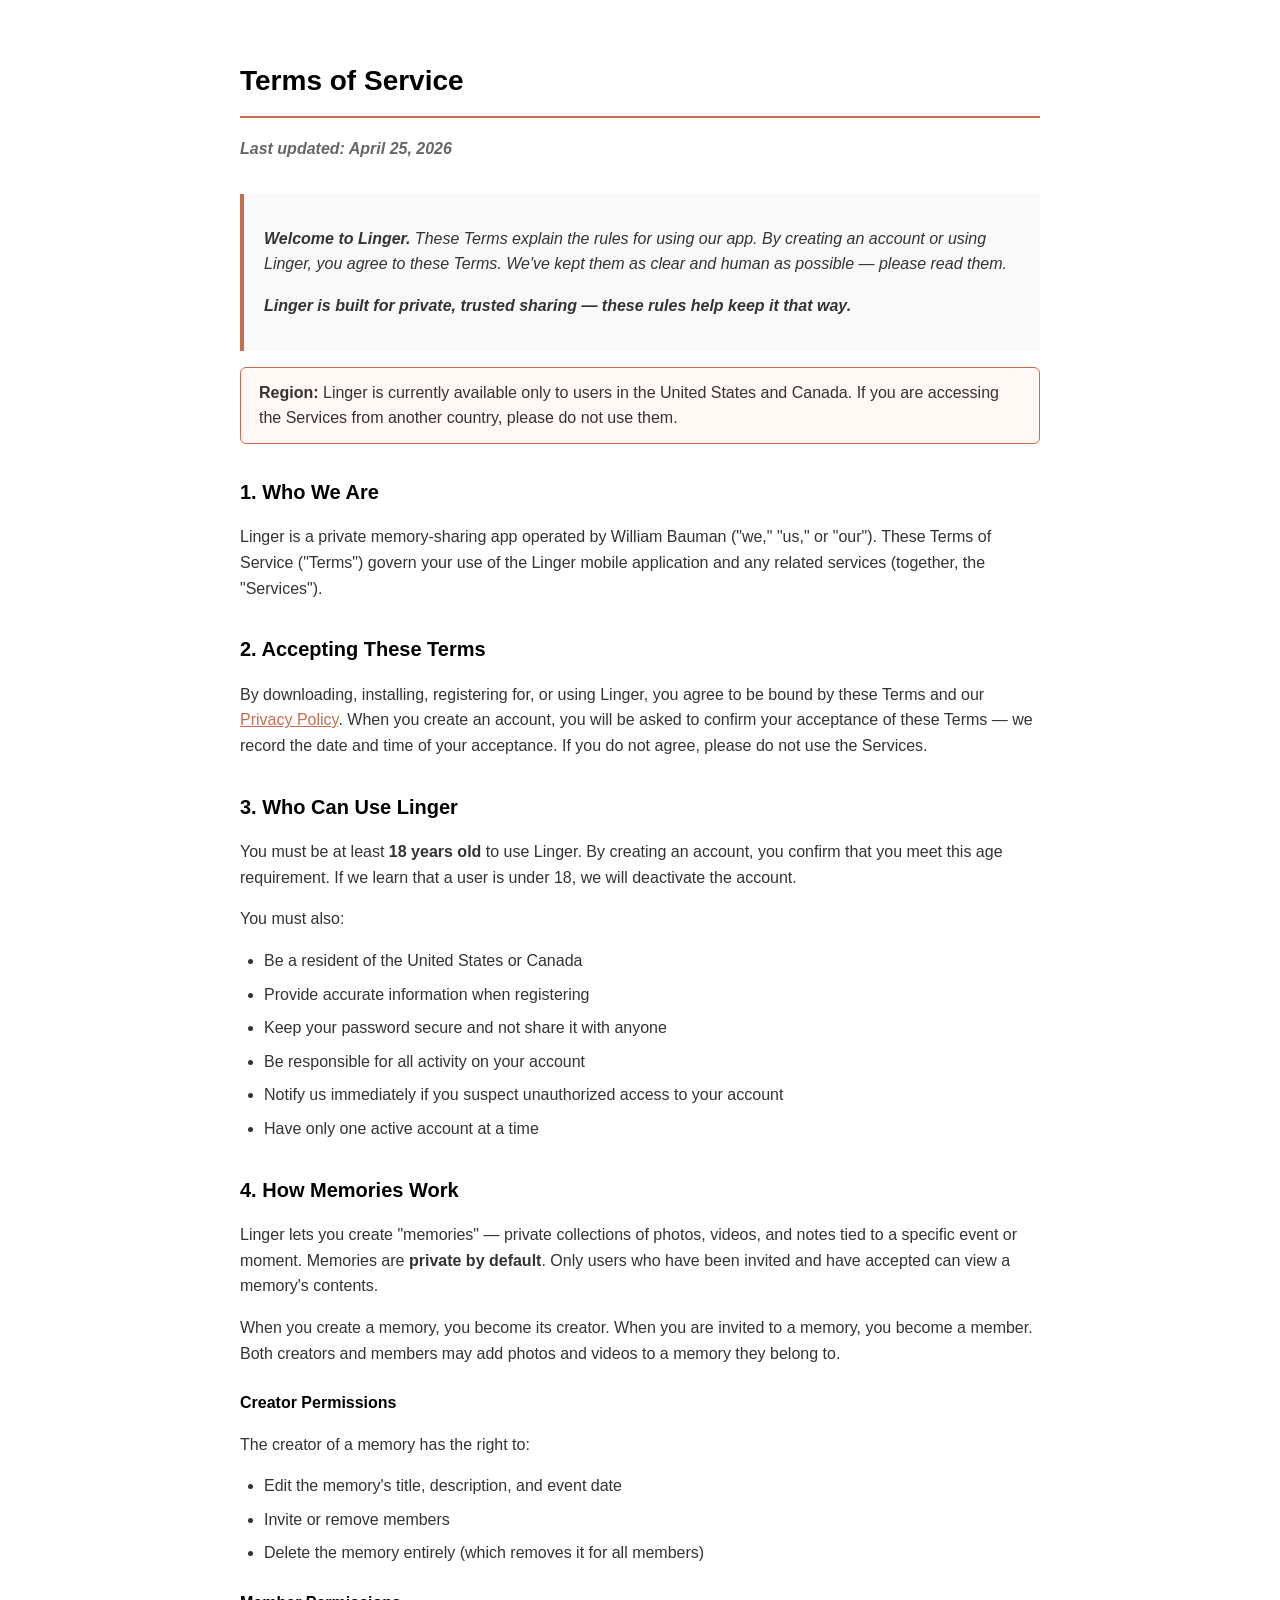
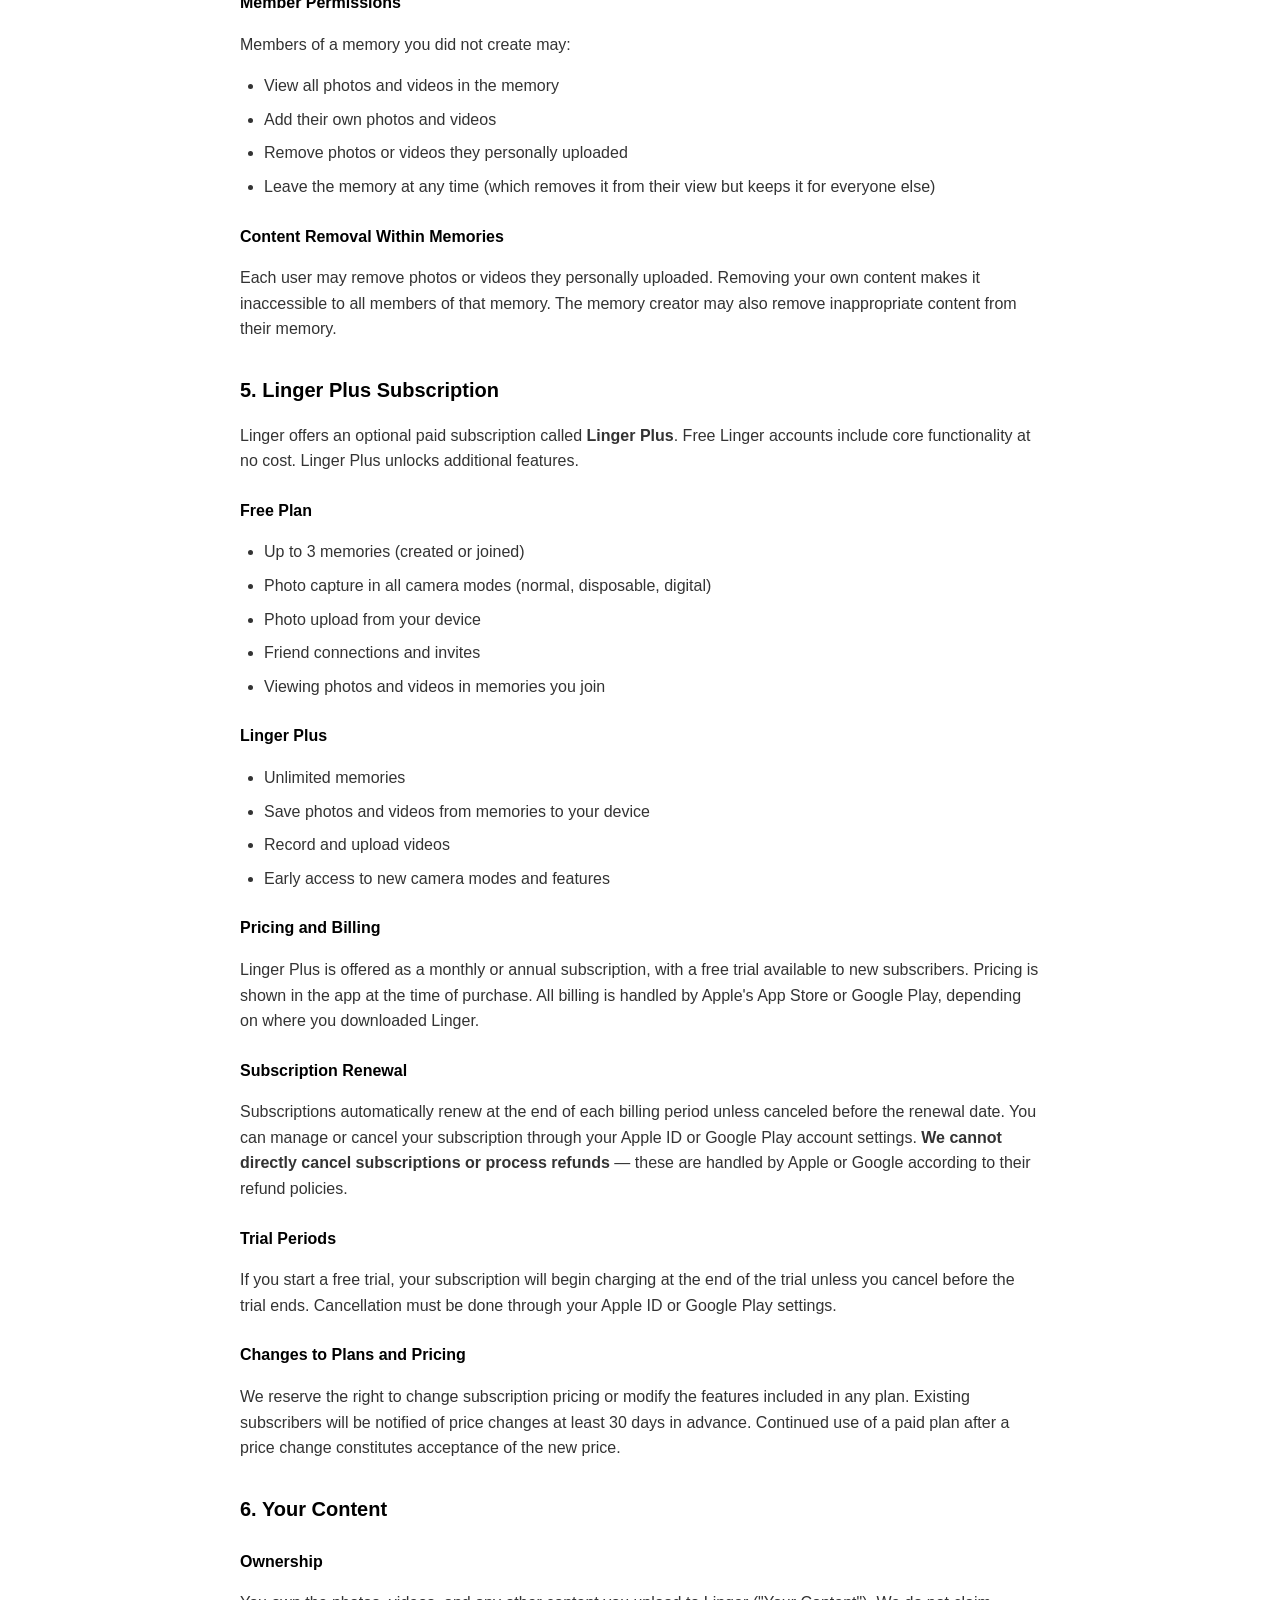
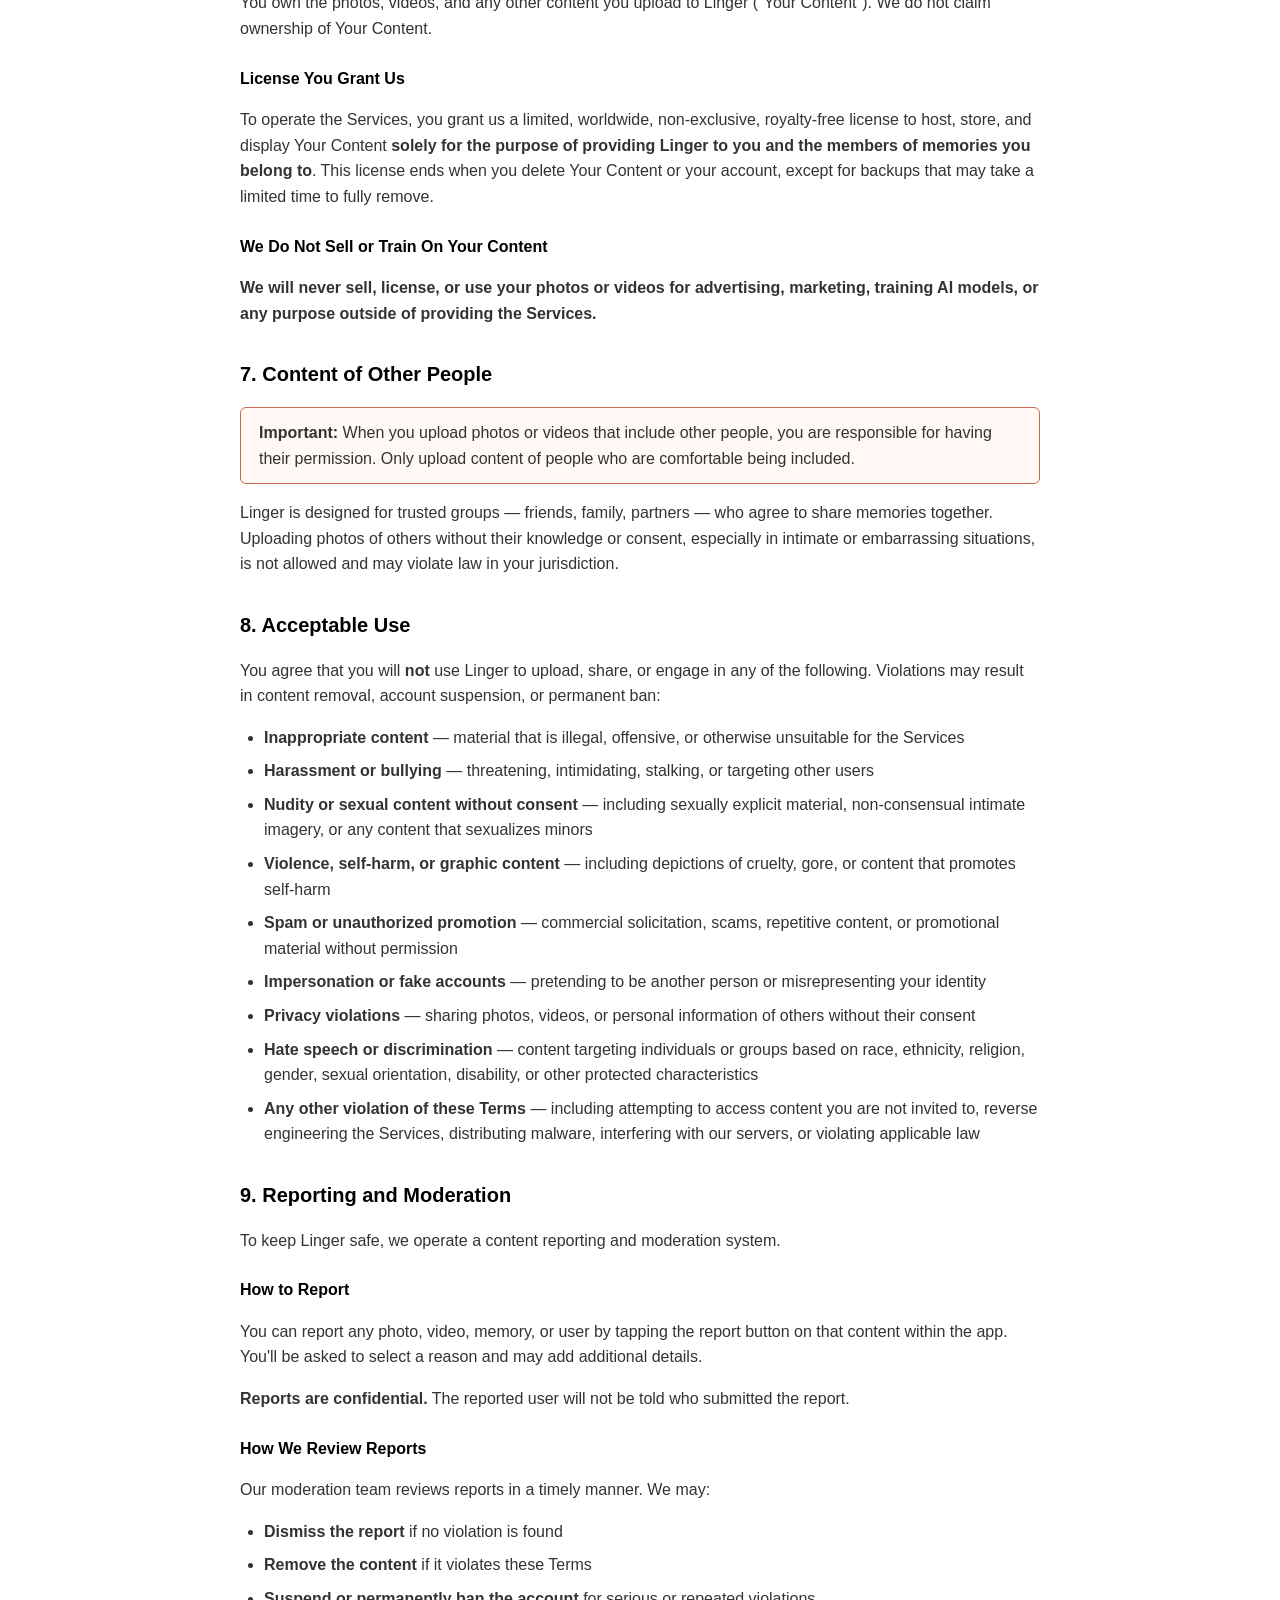
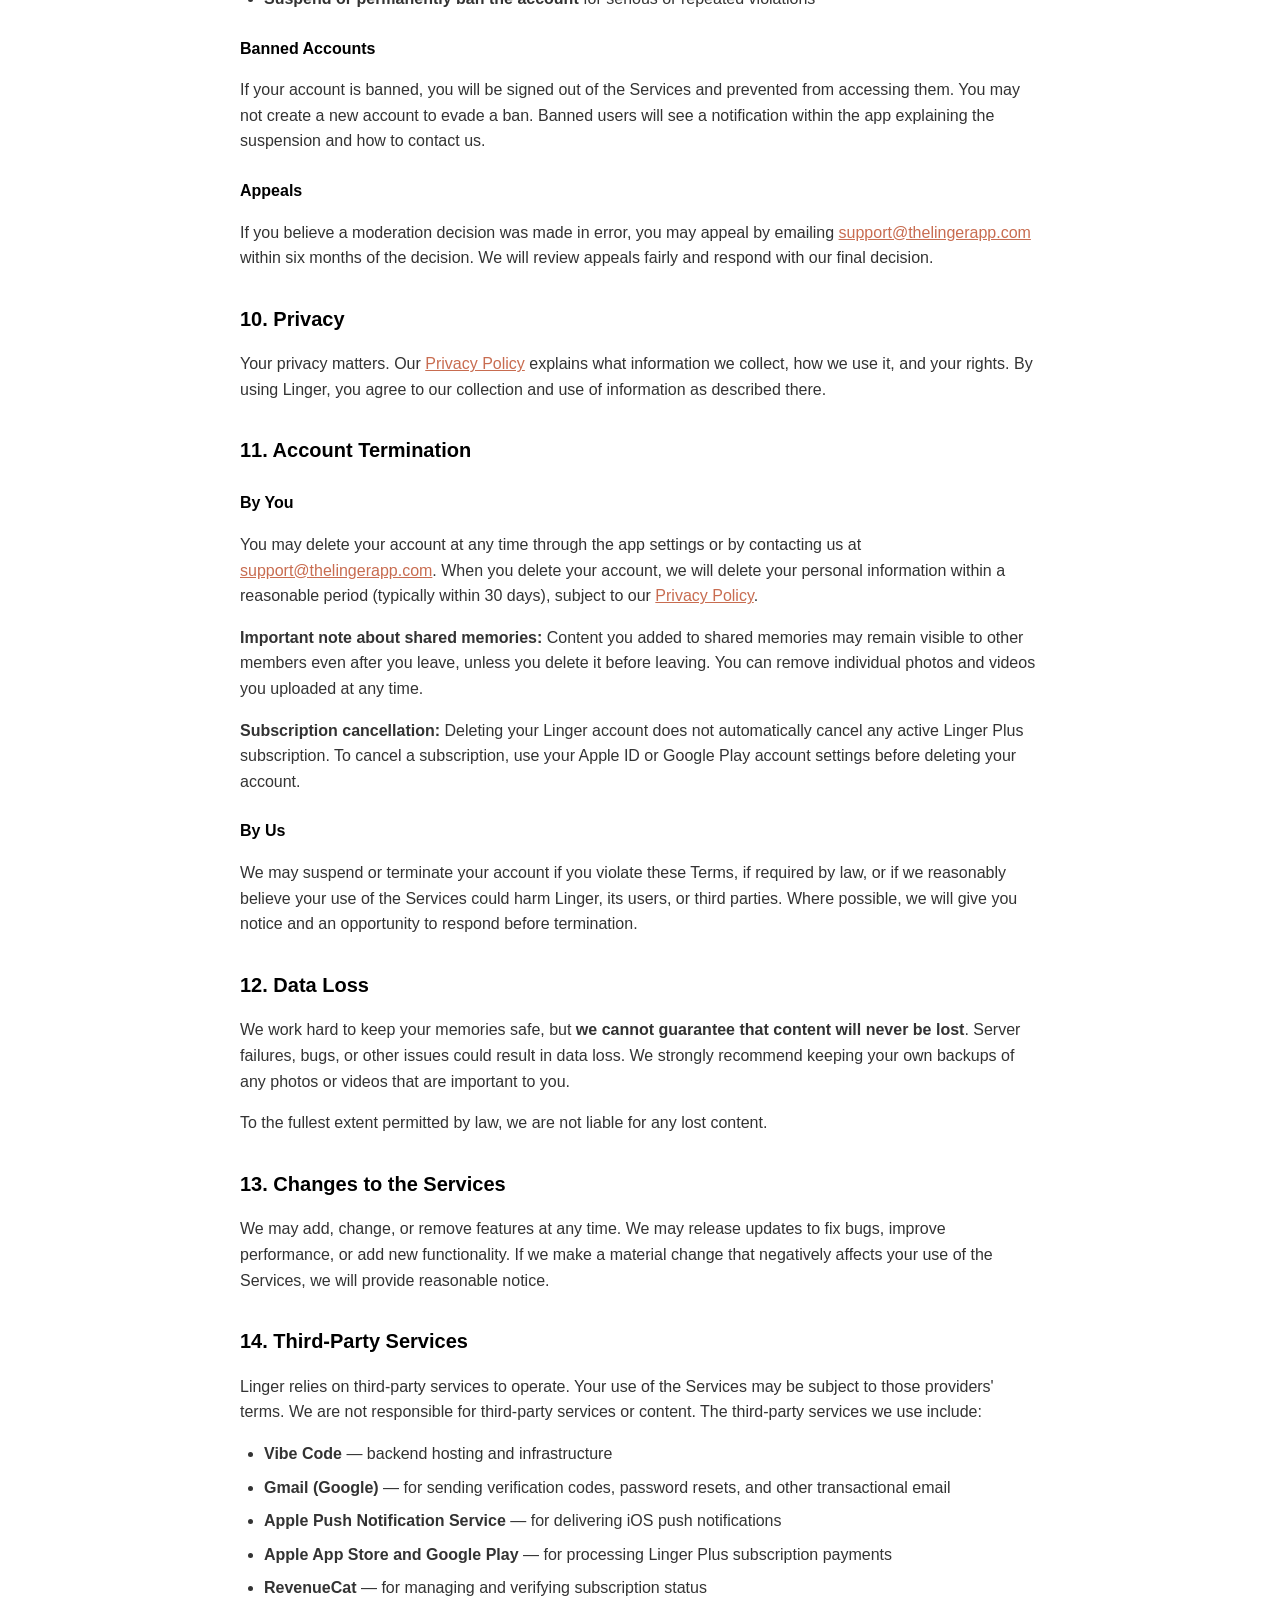
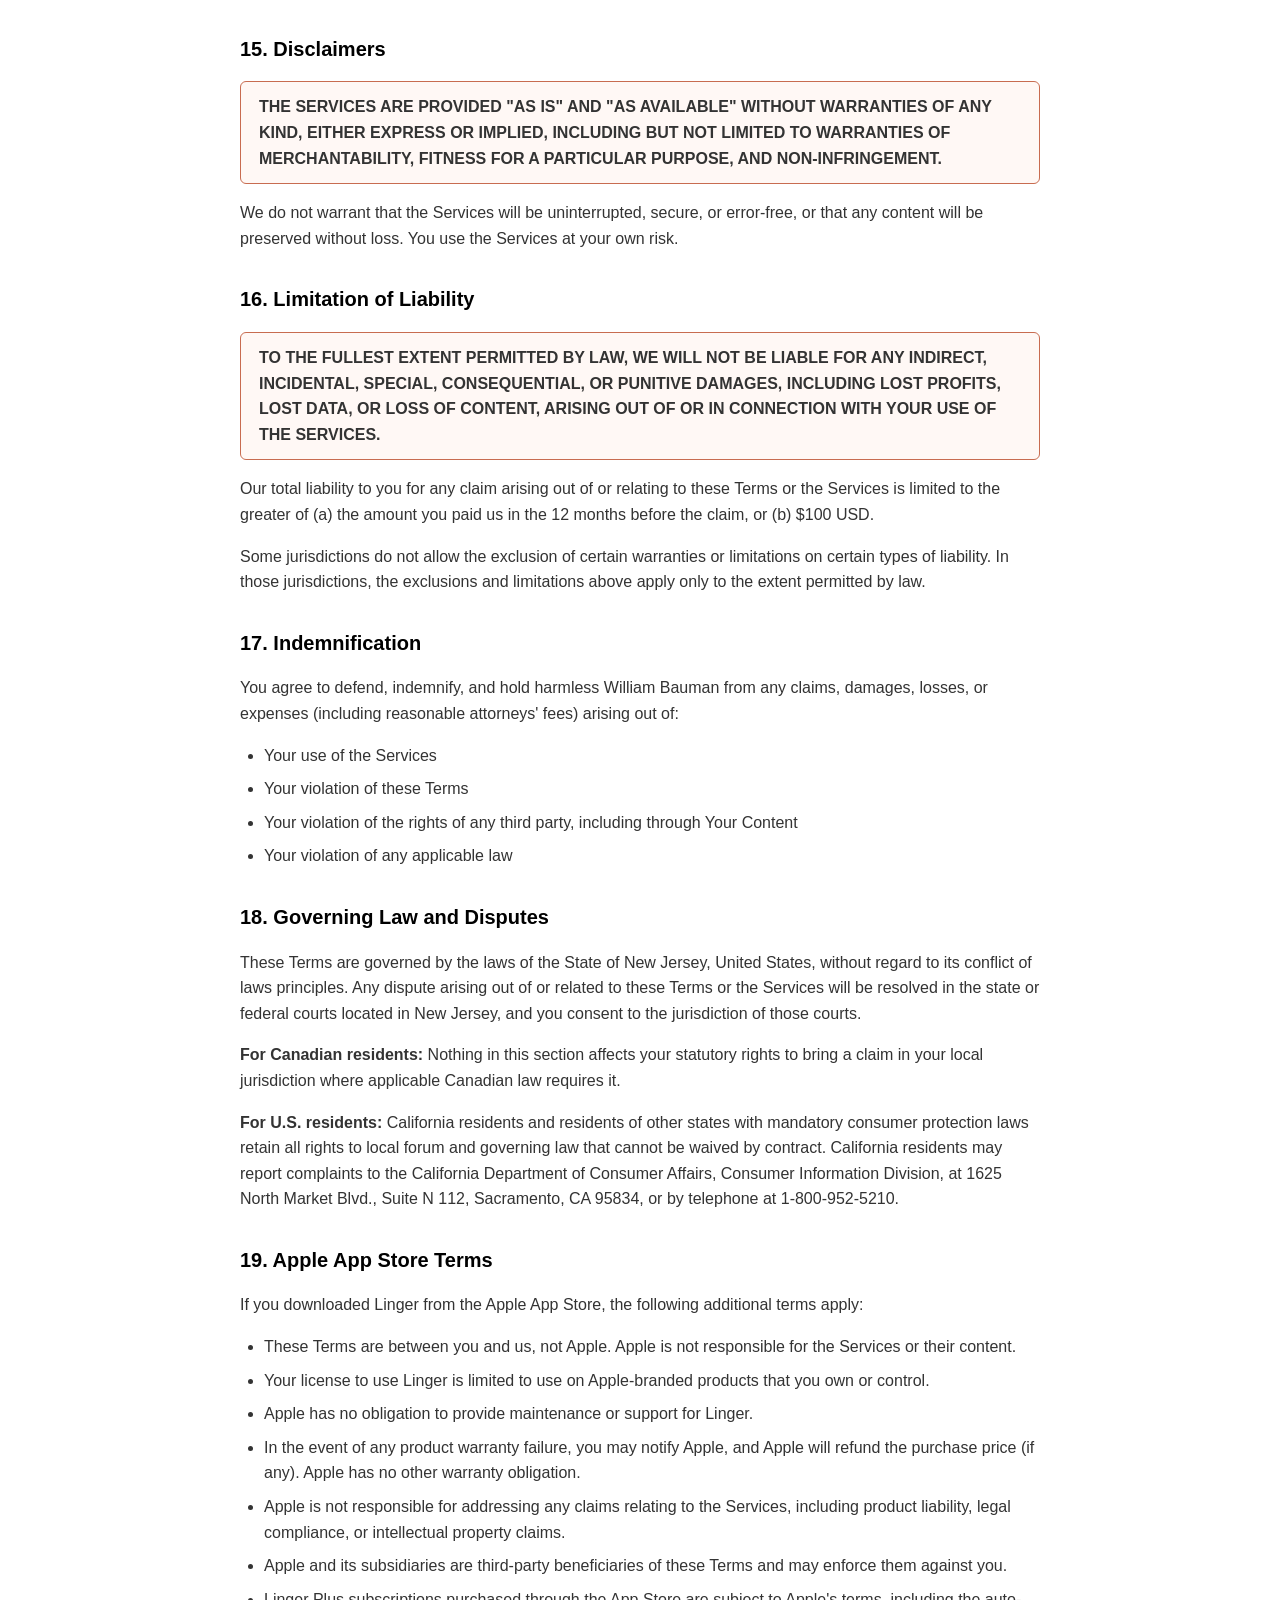
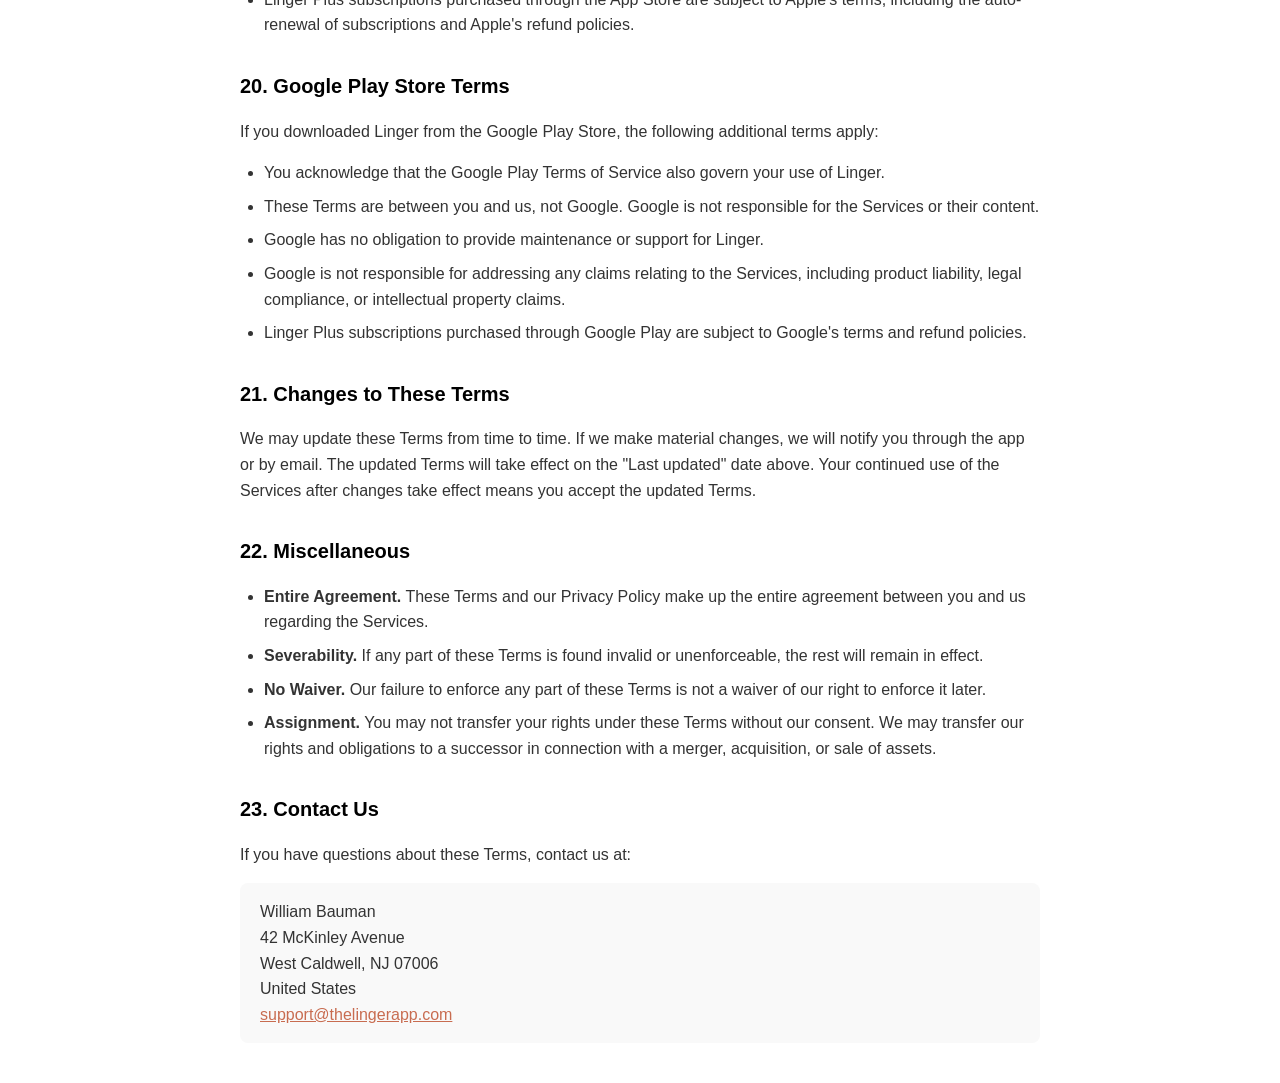
<file: public/terms-of-service.html>
<!DOCTYPE html>
<html lang="en">
<head>
<meta charset="UTF-8">
<meta name="viewport" content="width=device-width, initial-scale=1.0">
<title>Terms of Service - Linger</title>
<style>
  body {
    font-family: -apple-system, BlinkMacSystemFont, "Segoe UI", Arial, sans-serif;
    max-width: 800px;
    margin: 0 auto;
    padding: 40px 20px;
    color: #333;
    line-height: 1.6;
    background: #fff;
  }
  h1 { color: #000; font-size: 28px; border-bottom: 2px solid #c86c50; padding-bottom: 12px; }
  h2 { color: #000; font-size: 20px; margin-top: 32px; }
  h3 { color: #000; font-size: 16px; margin-top: 24px; }
  .last-updated { color: #666; font-style: italic; margin-bottom: 32px; }
  .summary { background: #f9f9f9; border-left: 4px solid #c86c50; padding: 16px 20px; margin: 16px 0; font-style: italic; }
  a { color: #c86c50; }
  ul { padding-left: 24px; }
  li { margin-bottom: 8px; }
  .contact-block { background: #f9f9f9; padding: 16px 20px; border-radius: 8px; margin-top: 16px; }
  .important { background: #fff8f5; border: 1px solid #c86c50; padding: 12px 18px; border-radius: 6px; margin: 16px 0; }
</style>
</head>
<body>

<h1>Terms of Service</h1>
<p class="last-updated"><strong>Last updated: April 25, 2026</strong></p>

<div class="summary">
<p><strong>Welcome to Linger.</strong> These Terms explain the rules for using our app. By creating an account or using Linger, you agree to these Terms. We've kept them as clear and human as possible — please read them.</p>
<p><strong>Linger is built for private, trusted sharing — these rules help keep it that way.</strong></p>
</div>

<div class="important">
<strong>Region:</strong> Linger is currently available only to users in the United States and Canada. If you are accessing the Services from another country, please do not use them.
</div>

<h2>1. Who We Are</h2>
<p>Linger is a private memory-sharing app operated by William Bauman ("we," "us," or "our"). These Terms of Service ("Terms") govern your use of the Linger mobile application and any related services (together, the "Services").</p>

<h2>2. Accepting These Terms</h2>
<p>By downloading, installing, registering for, or using Linger, you agree to be bound by these Terms and our <a href="privacy-policy.html">Privacy Policy</a>. When you create an account, you will be asked to confirm your acceptance of these Terms — we record the date and time of your acceptance. If you do not agree, please do not use the Services.</p>

<h2>3. Who Can Use Linger</h2>
<p>You must be at least <strong>18 years old</strong> to use Linger. By creating an account, you confirm that you meet this age requirement. If we learn that a user is under 18, we will deactivate the account.</p>

<p>You must also:</p>
<ul>
<li>Be a resident of the United States or Canada</li>
<li>Provide accurate information when registering</li>
<li>Keep your password secure and not share it with anyone</li>
<li>Be responsible for all activity on your account</li>
<li>Notify us immediately if you suspect unauthorized access to your account</li>
<li>Have only one active account at a time</li>
</ul>

<h2>4. How Memories Work</h2>
<p>Linger lets you create "memories" — private collections of photos, videos, and notes tied to a specific event or moment. Memories are <strong>private by default</strong>. Only users who have been invited and have accepted can view a memory's contents.</p>

<p>When you create a memory, you become its creator. When you are invited to a memory, you become a member. Both creators and members may add photos and videos to a memory they belong to.</p>

<h3>Creator Permissions</h3>
<p>The creator of a memory has the right to:</p>
<ul>
<li>Edit the memory's title, description, and event date</li>
<li>Invite or remove members</li>
<li>Delete the memory entirely (which removes it for all members)</li>
</ul>

<h3>Member Permissions</h3>
<p>Members of a memory you did not create may:</p>
<ul>
<li>View all photos and videos in the memory</li>
<li>Add their own photos and videos</li>
<li>Remove photos or videos they personally uploaded</li>
<li>Leave the memory at any time (which removes it from their view but keeps it for everyone else)</li>
</ul>

<h3>Content Removal Within Memories</h3>
<p>Each user may remove photos or videos they personally uploaded. Removing your own content makes it inaccessible to all members of that memory. The memory creator may also remove inappropriate content from their memory.</p>

<h2>5. Linger Plus Subscription</h2>

<p>Linger offers an optional paid subscription called <strong>Linger Plus</strong>. Free Linger accounts include core functionality at no cost. Linger Plus unlocks additional features.</p>

<h3>Free Plan</h3>
<ul>
<li>Up to 3 memories (created or joined)</li>
<li>Photo capture in all camera modes (normal, disposable, digital)</li>
<li>Photo upload from your device</li>
<li>Friend connections and invites</li>
<li>Viewing photos and videos in memories you join</li>
</ul>

<h3>Linger Plus</h3>
<ul>
<li>Unlimited memories</li>
<li>Save photos and videos from memories to your device</li>
<li>Record and upload videos</li>
<li>Early access to new camera modes and features</li>
</ul>

<h3>Pricing and Billing</h3>
<p>Linger Plus is offered as a monthly or annual subscription, with a free trial available to new subscribers. Pricing is shown in the app at the time of purchase. All billing is handled by Apple's App Store or Google Play, depending on where you downloaded Linger.</p>

<h3>Subscription Renewal</h3>
<p>Subscriptions automatically renew at the end of each billing period unless canceled before the renewal date. You can manage or cancel your subscription through your Apple ID or Google Play account settings. <strong>We cannot directly cancel subscriptions or process refunds</strong> — these are handled by Apple or Google according to their refund policies.</p>

<h3>Trial Periods</h3>
<p>If you start a free trial, your subscription will begin charging at the end of the trial unless you cancel before the trial ends. Cancellation must be done through your Apple ID or Google Play settings.</p>

<h3>Changes to Plans and Pricing</h3>
<p>We reserve the right to change subscription pricing or modify the features included in any plan. Existing subscribers will be notified of price changes at least 30 days in advance. Continued use of a paid plan after a price change constitutes acceptance of the new price.</p>

<h2>6. Your Content</h2>

<h3>Ownership</h3>
<p>You own the photos, videos, and any other content you upload to Linger ("Your Content"). We do not claim ownership of Your Content.</p>

<h3>License You Grant Us</h3>
<p>To operate the Services, you grant us a limited, worldwide, non-exclusive, royalty-free license to host, store, and display Your Content <strong>solely for the purpose of providing Linger to you and the members of memories you belong to</strong>. This license ends when you delete Your Content or your account, except for backups that may take a limited time to fully remove.</p>

<h3>We Do Not Sell or Train On Your Content</h3>
<p><strong>We will never sell, license, or use your photos or videos for advertising, marketing, training AI models, or any purpose outside of providing the Services.</strong></p>

<h2>7. Content of Other People</h2>

<div class="important">
<strong>Important:</strong> When you upload photos or videos that include other people, you are responsible for having their permission. Only upload content of people who are comfortable being included.
</div>

<p>Linger is designed for trusted groups — friends, family, partners — who agree to share memories together. Uploading photos of others without their knowledge or consent, especially in intimate or embarrassing situations, is not allowed and may violate law in your jurisdiction.</p>

<h2>8. Acceptable Use</h2>
<p>You agree that you will <strong>not</strong> use Linger to upload, share, or engage in any of the following. Violations may result in content removal, account suspension, or permanent ban:</p>
<ul>
<li><strong>Inappropriate content</strong> — material that is illegal, offensive, or otherwise unsuitable for the Services</li>
<li><strong>Harassment or bullying</strong> — threatening, intimidating, stalking, or targeting other users</li>
<li><strong>Nudity or sexual content without consent</strong> — including sexually explicit material, non-consensual intimate imagery, or any content that sexualizes minors</li>
<li><strong>Violence, self-harm, or graphic content</strong> — including depictions of cruelty, gore, or content that promotes self-harm</li>
<li><strong>Spam or unauthorized promotion</strong> — commercial solicitation, scams, repetitive content, or promotional material without permission</li>
<li><strong>Impersonation or fake accounts</strong> — pretending to be another person or misrepresenting your identity</li>
<li><strong>Privacy violations</strong> — sharing photos, videos, or personal information of others without their consent</li>
<li><strong>Hate speech or discrimination</strong> — content targeting individuals or groups based on race, ethnicity, religion, gender, sexual orientation, disability, or other protected characteristics</li>
<li><strong>Any other violation of these Terms</strong> — including attempting to access content you are not invited to, reverse engineering the Services, distributing malware, interfering with our servers, or violating applicable law</li>
</ul>

<h2>9. Reporting and Moderation</h2>

<p>To keep Linger safe, we operate a content reporting and moderation system.</p>

<h3>How to Report</h3>
<p>You can report any photo, video, memory, or user by tapping the report button on that content within the app. You'll be asked to select a reason and may add additional details.</p>

<p><strong>Reports are confidential.</strong> The reported user will not be told who submitted the report.</p>

<h3>How We Review Reports</h3>
<p>Our moderation team reviews reports in a timely manner. We may:</p>
<ul>
<li><strong>Dismiss the report</strong> if no violation is found</li>
<li><strong>Remove the content</strong> if it violates these Terms</li>
<li><strong>Suspend or permanently ban the account</strong> for serious or repeated violations</li>
</ul>

<h3>Banned Accounts</h3>
<p>If your account is banned, you will be signed out of the Services and prevented from accessing them. You may not create a new account to evade a ban. Banned users will see a notification within the app explaining the suspension and how to contact us.</p>

<h3>Appeals</h3>
<p>If you believe a moderation decision was made in error, you may appeal by emailing <a href="mailto:support@thelingerapp.com">support@thelingerapp.com</a> within six months of the decision. We will review appeals fairly and respond with our final decision.</p>

<h2>10. Privacy</h2>
<p>Your privacy matters. Our <a href="privacy-policy.html">Privacy Policy</a> explains what information we collect, how we use it, and your rights. By using Linger, you agree to our collection and use of information as described there.</p>

<h2>11. Account Termination</h2>

<h3>By You</h3>
<p>You may delete your account at any time through the app settings or by contacting us at <a href="mailto:support@thelingerapp.com">support@thelingerapp.com</a>. When you delete your account, we will delete your personal information within a reasonable period (typically within 30 days), subject to our <a href="privacy-policy.html">Privacy Policy</a>.</p>

<p><strong>Important note about shared memories:</strong> Content you added to shared memories may remain visible to other members even after you leave, unless you delete it before leaving. You can remove individual photos and videos you uploaded at any time.</p>

<p><strong>Subscription cancellation:</strong> Deleting your Linger account does not automatically cancel any active Linger Plus subscription. To cancel a subscription, use your Apple ID or Google Play account settings before deleting your account.</p>

<h3>By Us</h3>
<p>We may suspend or terminate your account if you violate these Terms, if required by law, or if we reasonably believe your use of the Services could harm Linger, its users, or third parties. Where possible, we will give you notice and an opportunity to respond before termination.</p>

<h2>12. Data Loss</h2>
<p>We work hard to keep your memories safe, but <strong>we cannot guarantee that content will never be lost</strong>. Server failures, bugs, or other issues could result in data loss. We strongly recommend keeping your own backups of any photos or videos that are important to you.</p>

<p>To the fullest extent permitted by law, we are not liable for any lost content.</p>

<h2>13. Changes to the Services</h2>
<p>We may add, change, or remove features at any time. We may release updates to fix bugs, improve performance, or add new functionality. If we make a material change that negatively affects your use of the Services, we will provide reasonable notice.</p>

<h2>14. Third-Party Services</h2>
<p>Linger relies on third-party services to operate. Your use of the Services may be subject to those providers' terms. We are not responsible for third-party services or content. The third-party services we use include:</p>
<ul>
<li><strong>Vibe Code</strong> — backend hosting and infrastructure</li>
<li><strong>Gmail (Google)</strong> — for sending verification codes, password resets, and other transactional email</li>
<li><strong>Apple Push Notification Service</strong> — for delivering iOS push notifications</li>
<li><strong>Apple App Store and Google Play</strong> — for processing Linger Plus subscription payments</li>
<li><strong>RevenueCat</strong> — for managing and verifying subscription status</li>
</ul>

<h2>15. Disclaimers</h2>

<p class="important"><strong>THE SERVICES ARE PROVIDED "AS IS" AND "AS AVAILABLE" WITHOUT WARRANTIES OF ANY KIND, EITHER EXPRESS OR IMPLIED, INCLUDING BUT NOT LIMITED TO WARRANTIES OF MERCHANTABILITY, FITNESS FOR A PARTICULAR PURPOSE, AND NON-INFRINGEMENT.</strong></p>

<p>We do not warrant that the Services will be uninterrupted, secure, or error-free, or that any content will be preserved without loss. You use the Services at your own risk.</p>

<h2>16. Limitation of Liability</h2>

<p class="important"><strong>TO THE FULLEST EXTENT PERMITTED BY LAW, WE WILL NOT BE LIABLE FOR ANY INDIRECT, INCIDENTAL, SPECIAL, CONSEQUENTIAL, OR PUNITIVE DAMAGES, INCLUDING LOST PROFITS, LOST DATA, OR LOSS OF CONTENT, ARISING OUT OF OR IN CONNECTION WITH YOUR USE OF THE SERVICES.</strong></p>

<p>Our total liability to you for any claim arising out of or relating to these Terms or the Services is limited to the greater of (a) the amount you paid us in the 12 months before the claim, or (b) $100 USD.</p>

<p>Some jurisdictions do not allow the exclusion of certain warranties or limitations on certain types of liability. In those jurisdictions, the exclusions and limitations above apply only to the extent permitted by law.</p>

<h2>17. Indemnification</h2>
<p>You agree to defend, indemnify, and hold harmless William Bauman from any claims, damages, losses, or expenses (including reasonable attorneys' fees) arising out of:</p>
<ul>
<li>Your use of the Services</li>
<li>Your violation of these Terms</li>
<li>Your violation of the rights of any third party, including through Your Content</li>
<li>Your violation of any applicable law</li>
</ul>

<h2>18. Governing Law and Disputes</h2>
<p>These Terms are governed by the laws of the State of New Jersey, United States, without regard to its conflict of laws principles. Any dispute arising out of or related to these Terms or the Services will be resolved in the state or federal courts located in New Jersey, and you consent to the jurisdiction of those courts.</p>

<p><strong>For Canadian residents:</strong> Nothing in this section affects your statutory rights to bring a claim in your local jurisdiction where applicable Canadian law requires it.</p>

<p><strong>For U.S. residents:</strong> California residents and residents of other states with mandatory consumer protection laws retain all rights to local forum and governing law that cannot be waived by contract. California residents may report complaints to the California Department of Consumer Affairs, Consumer Information Division, at 1625 North Market Blvd., Suite N 112, Sacramento, CA 95834, or by telephone at 1-800-952-5210.</p>

<h2>19. Apple App Store Terms</h2>
<p>If you downloaded Linger from the Apple App Store, the following additional terms apply:</p>
<ul>
<li>These Terms are between you and us, not Apple. Apple is not responsible for the Services or their content.</li>
<li>Your license to use Linger is limited to use on Apple-branded products that you own or control.</li>
<li>Apple has no obligation to provide maintenance or support for Linger.</li>
<li>In the event of any product warranty failure, you may notify Apple, and Apple will refund the purchase price (if any). Apple has no other warranty obligation.</li>
<li>Apple is not responsible for addressing any claims relating to the Services, including product liability, legal compliance, or intellectual property claims.</li>
<li>Apple and its subsidiaries are third-party beneficiaries of these Terms and may enforce them against you.</li>
<li>Linger Plus subscriptions purchased through the App Store are subject to Apple's terms, including the auto-renewal of subscriptions and Apple's refund policies.</li>
</ul>

<h2>20. Google Play Store Terms</h2>
<p>If you downloaded Linger from the Google Play Store, the following additional terms apply:</p>
<ul>
<li>You acknowledge that the Google Play Terms of Service also govern your use of Linger.</li>
<li>These Terms are between you and us, not Google. Google is not responsible for the Services or their content.</li>
<li>Google has no obligation to provide maintenance or support for Linger.</li>
<li>Google is not responsible for addressing any claims relating to the Services, including product liability, legal compliance, or intellectual property claims.</li>
<li>Linger Plus subscriptions purchased through Google Play are subject to Google's terms and refund policies.</li>
</ul>

<h2>21. Changes to These Terms</h2>
<p>We may update these Terms from time to time. If we make material changes, we will notify you through the app or by email. The updated Terms will take effect on the "Last updated" date above. Your continued use of the Services after changes take effect means you accept the updated Terms.</p>

<h2>22. Miscellaneous</h2>
<ul>
<li><strong>Entire Agreement.</strong> These Terms and our Privacy Policy make up the entire agreement between you and us regarding the Services.</li>
<li><strong>Severability.</strong> If any part of these Terms is found invalid or unenforceable, the rest will remain in effect.</li>
<li><strong>No Waiver.</strong> Our failure to enforce any part of these Terms is not a waiver of our right to enforce it later.</li>
<li><strong>Assignment.</strong> You may not transfer your rights under these Terms without our consent. We may transfer our rights and obligations to a successor in connection with a merger, acquisition, or sale of assets.</li>
</ul>

<h2>23. Contact Us</h2>
<p>If you have questions about these Terms, contact us at:</p>

<div class="contact-block">
William Bauman<br>
42 McKinley Avenue<br>
West Caldwell, NJ 07006<br>
United States<br>
<a href="mailto:support@thelingerapp.com">support@thelingerapp.com</a>
</div>

</body>
</html>
</file>
